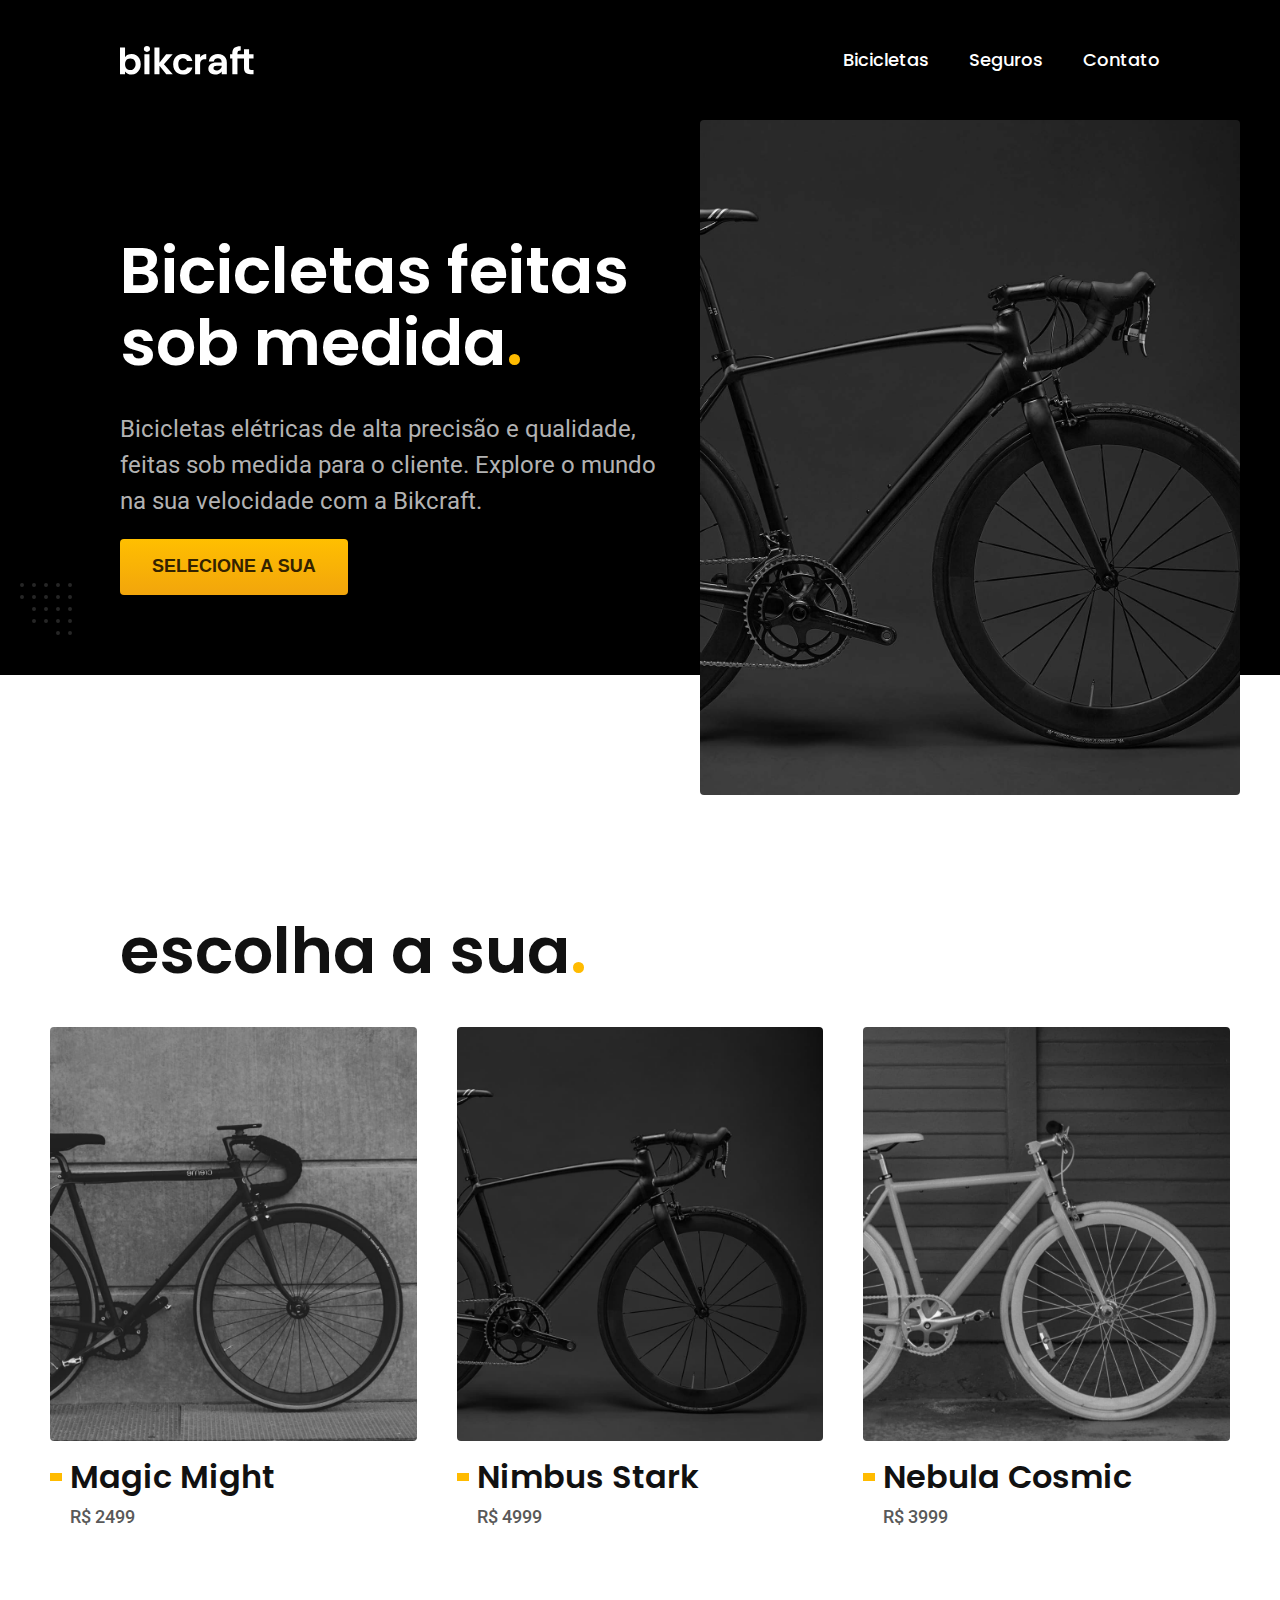
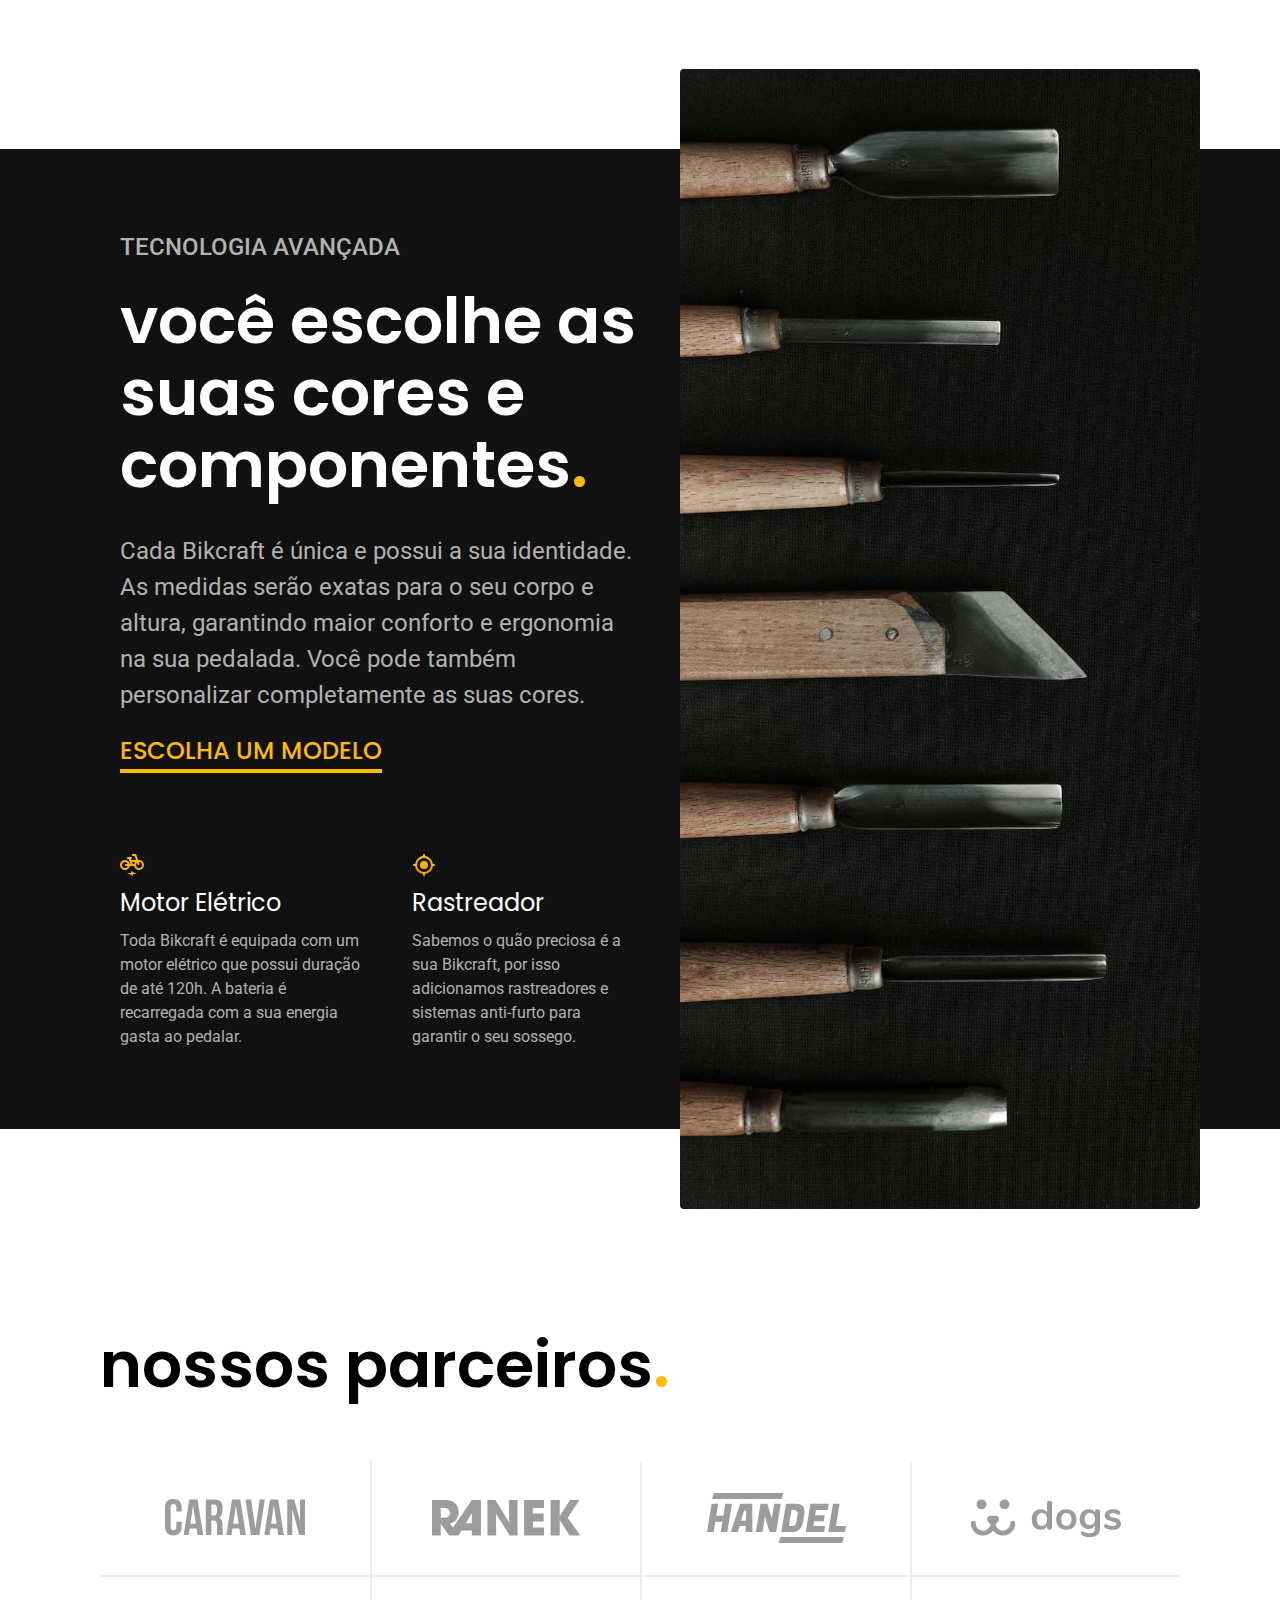
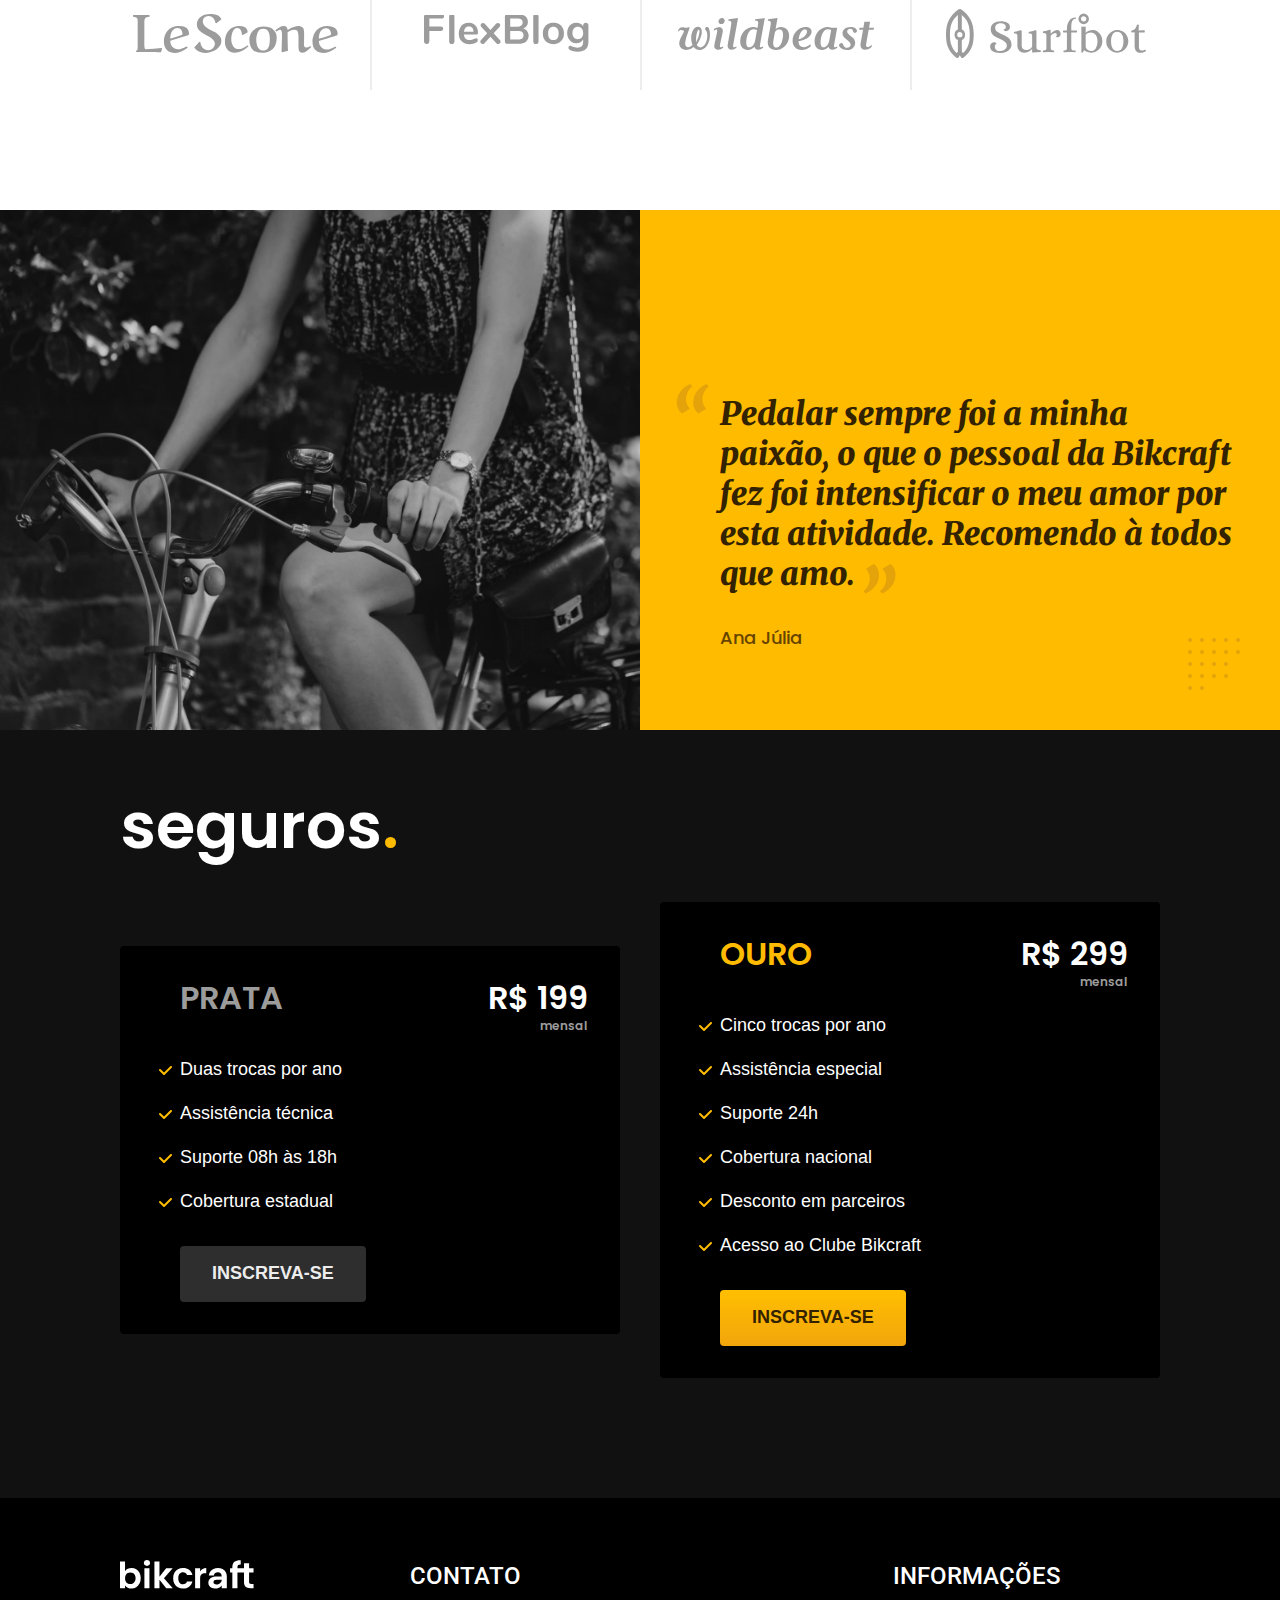
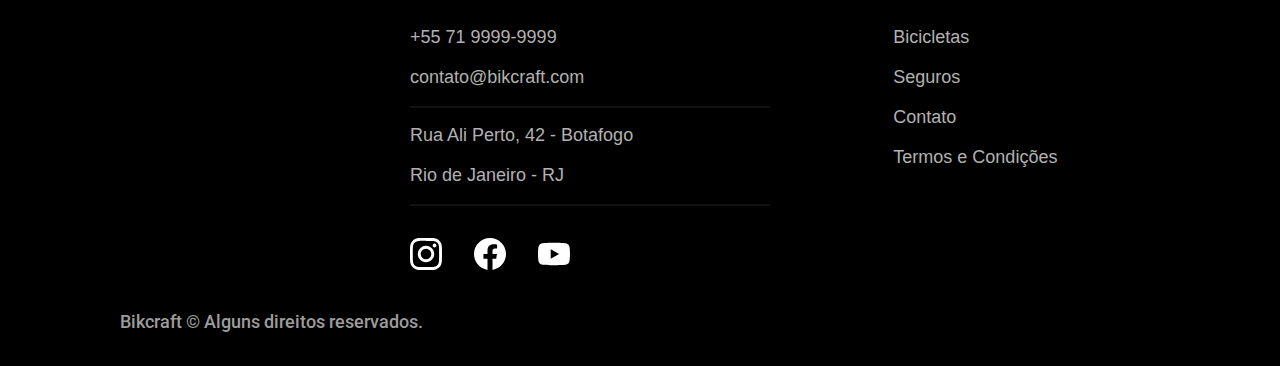
<file: index.html>
<!DOCTYPE html>
<html lang="pt-br">

<head>
    <meta charset="UTF-8" />
    <meta name="viewport" content="width=device-width, initial-scale=1.0" />
    <meta name="description" content="Bicicletas elétricas de alta precisão e qualidade, feitas sob medida para o cliente. Explore o mundo na sua velocidade com a Bikcraft" />
    <link rel="preconnect" href="https://fonts.googleapis.com">
    <link rel="preconnect" href="https://fonts.gstatic.com" crossorigin>
    <link href="https://fonts.googleapis.com/css2?family=Merriweather:wght@400;900&family=Poppins:wght@400;500;600&family=Roboto:wght@400;500&display=swap" rel="stylesheet">
    <link rel="stylesheet" href="./css/style.css">
    <title>Bikcraft - Bicicletas Elétricas</title>
</head>

<body>
    <header class="header-bg">
        <div class="header container">
            <a href="./">
                <img src="./img/bikcraft.svg" alt="Bikcraft">
            </a>

            <nav aria-label="primaria">
                <ul class="header-menu cor-0">
                    <li><a class="font-1-m-b" href="./bicicletas.html">Bicicletas</a></li>
                    <li><a class="font-1-m-b" href="./seguros.html">Seguros</a></li>
                    <li><a class="font-1-m-b" href="./contato.html">Contato</a></li>
                </ul>
            </nav>
        </div>
    </header>

    <main class="hero-bg">
        <div class="hero container">
            <div class="hero-conteudo cor-0">
                <h1 class="font-1-xxl">Bicicletas feitas sob medida<span class="font-1-xxl cor-p1">.</span></h1>
                <p class="font-2-l cor-5">Bicicletas elétricas de alta precisão e qualidade, feitas sob medida para o cliente. Explore o mundo na sua velocidade com a Bikcraft.</p>
                <a class="botao" href="./bicicletas.html">Selecione a sua</a>
            </div>

            <div class="hero-imagem">
                <img src="./img/fotos/introducao.jpg" alt="Bicicleta elétrica preta">
            </div>
        </div>
    </main>

    <article class="bicicletas-lista container cor-11">
        <h2 class="font-1-xxl">escolha a sua<span class="cor-p1">.</span></h2>

        <ul class="bicicletas-lista-item">
            <li>
                <a href="./bicicletas/magic.html">
                    <img src="./img/bicicletas/magic-home.jpg" alt="Bicicleta Magic Might">

                    <div>
                        <h3 class="font-1-xl">Magic Might</h3>
                        <span class="font-2-m cor-8">R$ 2499</span>
                    </div>
                </a>
            </li>

            <li>
                <a href="./bicicletas/nimbus.html">
                    <img src="./img/bicicletas/nimbus-home.jpg" alt="Bicicleta Nimbus Stark">

                    <div>
                        <h3 class="font-1-xl">Nimbus Stark</h3>
                        <span class="font-2-m cor-8">R$ 4999</span>
                    </div>
                </a>
            </li>

            <li>
                <a href="./bicicletas/nebula.html">
                    <img src="./img/bicicletas/nebula-home.jpg" alt="Bicicleta Nebula Cosmic">

                    <div>
                        <h3 class="font-1-xl">Nebula Cosmic</h3>
                        <span class="font-2-m cor-8">R$ 3999</span>
                    </div>
                </a>
            </li>
        </ul>
    </article>

    <article class="tecnologia-bg">
        <div class="tecnologia container cor-5">
            <div class="tecnologia-conteudo">
                <span class="font-2-l-b">Tecnologia Avançada</span>
                <h2 class="font-1-xxl cor-0">você escolhe as suas cores e componentes<span class="cor-p1">.</span></h2>
                <p class="font-2-l">Cada Bikcraft é única e possui a sua identidade. As medidas serão exatas para o seu corpo e altura, garantindo maior conforto e ergonomia na sua pedalada. Você pode também personalizar completamente as suas cores.</p>
                <a class="link cor-p1" href="./bicicletas.html">Escolha um modelo</a>

                <div class="tecnologia-vantagens">
                    <div>
                        <img src="./img/icones/eletrica.svg" alt="">
                        <h3 class="font-1-l cor-0">Motor Elétrico</h3>
                        <p class="font-2-s">Toda Bikcraft é equipada com um motor elétrico que possui duração de até 120h. A bateria é recarregada com a sua energia gasta ao pedalar.</p>
                    </div>

                    <div>
                        <img src="./img/icones/rastreador.svg" alt="">
                        <h3 class="font-1-l cor-0">Rastreador</h3>
                        <p class="font-2-s">Sabemos o quão preciosa é a sua Bikcraft, por isso adicionamos rastreadores e sistemas anti-furto para garantir o seu sossego.</p>
                    </div>
                </div>
            </div>

            <div class="tecnologia-imagem">
                <img src="./img/fotos/tecnologia.jpg" alt="">
            </div>
        </div>
    </article>

    <section class="parceiros container" aria-label="Nossos parceiros">
        <h2 class="font-1-xxl">nossos parceiros<span class="cor-p1">.</span></h2>

        <ul>
            <li><img src="./img/parceiros/caravan.svg" alt="caravan"></li>
            <li><img src="./img/parceiros/ranek.svg" alt="renek"></li>
            <li><img src="./img/parceiros/handel.svg" alt="handel"></li>
            <li><img src="./img/parceiros/dogs.svg" alt="dogs"></li>
            <li><img src="./img/parceiros/lescone.svg" alt="lescone"></li>
            <li><img src="./img/parceiros/flexblog.svg" alt="flexblog"></li>
            <li><img src="./img/parceiros/wildbeast.svg" alt="wildbeast"></li>
            <li><img src="./img/parceiros/surfbot.svg" alt="surfbot"></li>
        </ul>
    </section>

    <section class="depoimento" aria-label="Depoimento">
        <div>
            <img src="./img/fotos/depoimento.jpg" alt="Pessoa pedalando uma bicicleta bikcraft">
        </div>

        <div class="depoimento-conteudo">
            <blockquote class="font-1-xl cor-p5">
                <p>Pedalar sempre foi a minha paixão, o que o pessoal da Bikcraft fez foi intensificar o meu amor por esta atividade. Recomendo à todos que amo.</p>
            </blockquote>
            <span class="font-1-m-b cor-p4">Ana Júlia</span>
        </div>
    </section>

    <article class="seguros-bg">
        <div class="seguros container">
            <h2 class="font-1-xxl cor-0">seguros<span class="cor-p1">.</span></h2>
            <div class="seguros-item">
                <h3 class="font-1-xl cor-6">PRATA</h3>
                <span class="font-1-xl cor-0">R$ 199 <span class="font-1-xs cor-6">mensal</span></span>
                <ul class="font-2-m cor-0">
                    <li>Duas trocas por ano</li>
                    <li>Assistência técnica</li>
                    <li>Suporte 08h às 18h</li>
                    <li>Cobertura estadual</li>
                </ul>
                <a class="botao secundario" href="./orcamento.html">INSCREVA-SE</a>
            </div>

            <div class="seguros-item">
                <h3 class="font-1-xl cor-p1">OURO</h3>
                <span class="font-1-xl cor-0">R$ 299 <span class="font-1-xs cor-6">mensal</span></span>
                <ul class="font-2-m cor-0">
                    <li>Cinco trocas por ano</li>
                    <li>Assistência especial</li>
                    <li>Suporte 24h</li>
                    <li>Cobertura nacional</li>
                    <li>Desconto em parceiros</li>
                    <li>Acesso ao Clube Bikcraft</li>
                </ul>
                <a class="botao" href="./orcamento.html">INSCREVA-SE</a>
            </div>
        </div>
    </article>

    <footer class="footer-bg">
        <div class="footer container">
            <img src="./img/bikcraft.svg" alt="Bikcraft">

            <div class="footer-contato">
                <h3 class="font-2-l-b cor-0">Contato</h3>
                <ul class="font-2-m cor-5">
                    <li><a href="tel:+557199999999">+55 71 9999-9999</a></li>
                    <li><a href="malito:contato@bikcraft.com">contato@bikcraft.com</a></li>
                    <li>Rua Ali Perto, 42 - Botafogo</li>
                    <li>Rio de Janeiro - RJ</li>
                </ul>
                <div class="footer-redes">
                    <a href="./">
                        <img src="./img/redes/instagram.svg" alt="Instagram">
                    </a>
                    <a href="./">
                        <img src="./img/redes/facebook.svg" alt="Facebook">
                    </a>
                    <a href="./">
                        <img src="./img/redes/youtube.svg" alt="Youtube">
                    </a>
                </div>
            </div>

            <div class="footer-informacoes">
                <h3 class="font-2-l-b cor-0">Informações</h3>

                <nav>
                    <ul class="font-2-m cor-5">
                        <li><a href="./bicicletas.html">Bicicletas</a></li>
                        <li><a href="./seguros.html">Seguros</a></li>
                        <li><a href="./contato.html">Contato</a></li>
                        <li><a href="./termos.html">Termos e Condições</a></li>
                    </ul>
                </nav>
            </div>
            <p class="footer-copy font-2-m cor-6">Bikcraft © Alguns direitos reservados.</p>
        </div>
    </footer>

    <script src="./js/script.js"></script>
</body>

</html>
</file>
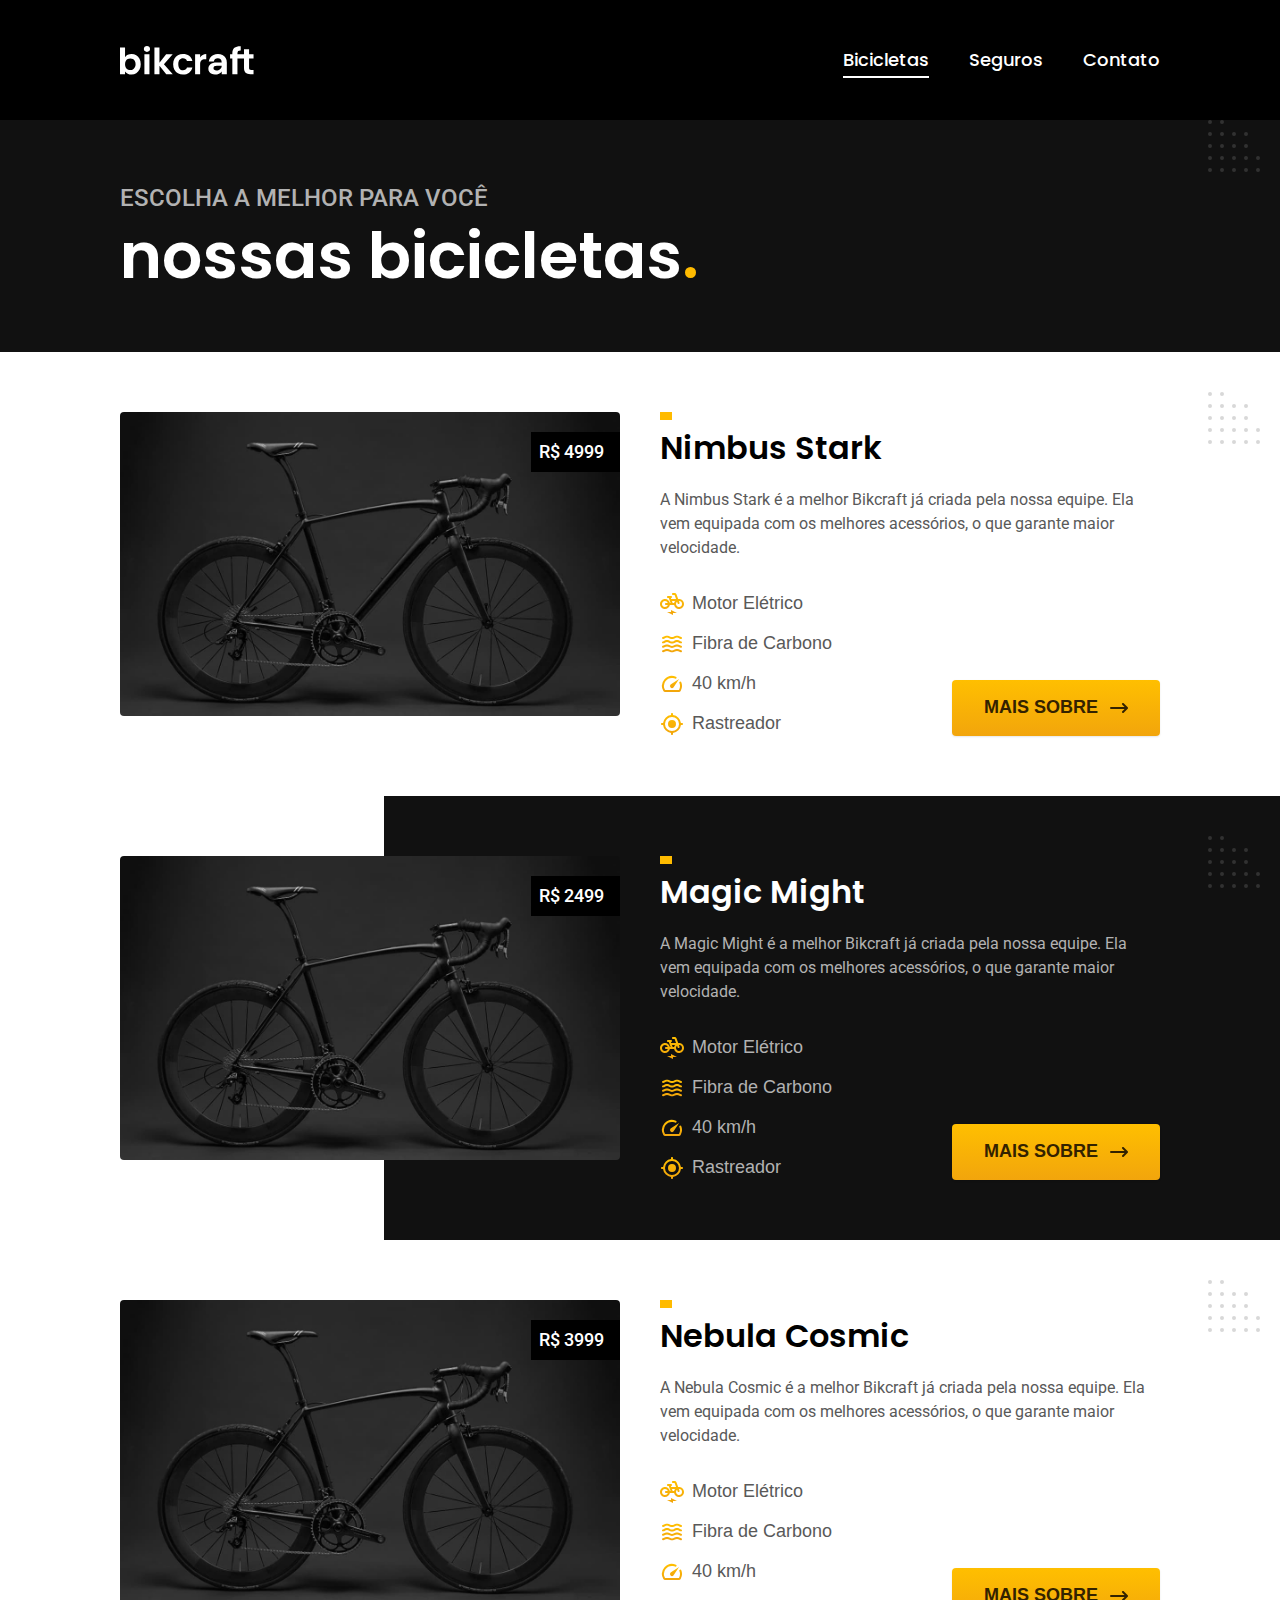
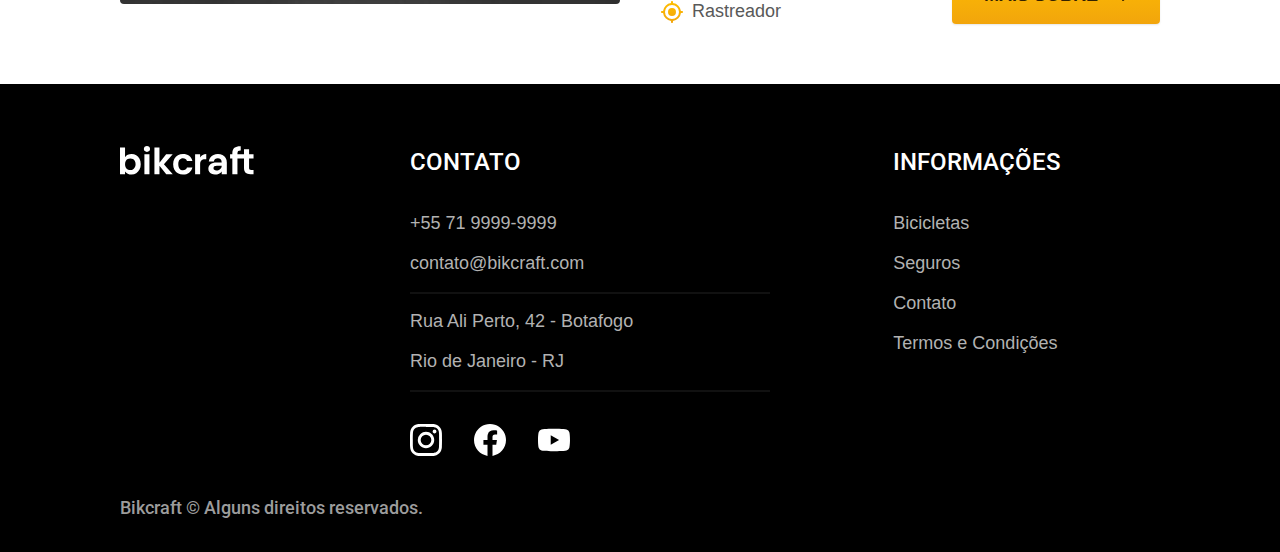
<file: bicicletas.html>
<!DOCTYPE html>
<html lang="pt-br">

<head>
    <meta charset="UTF-8" />
    <meta name="viewport" content="width=device-width, initial-scale=1.0" />
    <meta name="description" content="Bicicletas elétricas de alta precisão e qualidade, feitas sob medida para o cliente. Explore o mundo na sua velocidade com a Bikcraft" />
    <link rel="preconnect" href="https://fonts.googleapis.com">
    <link rel="preconnect" href="https://fonts.gstatic.com" crossorigin>
    <link href="https://fonts.googleapis.com/css2?family=Merriweather:wght@400;900&family=Poppins:wght@400;500;600&family=Roboto:wght@400;500&display=swap" rel="stylesheet">
    <link rel="stylesheet" href="./css/style.css">
    <title>Bicicletas | Bikcraft</title>
</head>

<body id="bicicletas">
    <header class="header-bg">
        <div class="header container">
            <a href="./">
                <img src="./img/bikcraft.svg" alt="Bikcraft">
            </a>

            <nav aria-label="primaria">
                <ul class="header-menu cor-0">
                    <li><a class="font-1-m-b" href="./bicicletas.html">Bicicletas</a></li>
                    <li><a class="font-1-m-b" href="./seguros.html">Seguros</a></li>
                    <li><a class="font-1-m-b" href="./contato.html">Contato</a></li>
                </ul>
            </nav>
        </div>
    </header>

    <main>
        <div class="titulo-bg">
            <div class="titulo container">
                <p class="font-2-l-b cor-5">Escolha a melhor para você</p>
                <h1 class="font-1-xxl cor-0">nossas bicicletas<span class="cor-p1">.</span></h1>
            </div>
        </div>


        <div class="bicicletas container">
            <div class="bicicletas-imagem">
                <img src="./img/bicicletas/nimbus.jpg" alt="Bicicleta preta">
                <span class="font-2-m cor-0">R$ 4999</span>
            </div>

            <div class="bicicletas-conteudo">
                <h2 class="font-1-xl">Nimbus Stark</h2>

                <p class="font-2-s cor-8">A Nimbus Stark é a melhor Bikcraft já criada pela nossa equipe. Ela vem equipada com os melhores acessórios, o que garante maior velocidade.</p>

                <ul class="font-1-m cor-8">
                    <li>
                        <img src="./img/icones/eletrica.svg" alt="">
                        Motor Elétrico
                    </li>
                    <li>
                        <img src="./img/icones/carbono.svg" alt="">
                        Fibra de Carbono
                    </li>
                    <li>
                        <img src="./img/icones/velocidade.svg" alt="">
                        40 km/h
                    </li>
                    <li>
                        <img src="./img/icones/rastreador.svg" alt="">
                        Rastreador
                    </li>
                </ul>

                <a class="botao seta" href="./bicicletas/nimbus.html">MAIS SOBRE</a>
            </div>
        </div>


        <div class="bicicletas-bg">
            <div class="bicicletas container">
                <div class="bicicletas-imagem">
                    <img src="./img/bicicletas/nimbus.jpg" alt="Bicicleta preta">
                    <span class="font-2-m cor-0">R$ 2499</span>
                </div>

                <div class="bicicletas-conteudo">
                    <h2 class="font-1-xl cor-0">Magic Might</h2>

                    <p class="font-2-s cor-5">A Magic Might é a melhor Bikcraft já criada pela nossa equipe. Ela vem equipada com os melhores acessórios, o que garante maior velocidade.</p>

                    <ul class="font-1-m cor-5">
                        <li>
                            <img src="./img/icones/eletrica.svg" alt="">
                            Motor Elétrico
                        </li>
                        <li>
                            <img src="./img/icones/carbono.svg" alt="">
                            Fibra de Carbono
                        </li>
                        <li>
                            <img src="./img/icones/velocidade.svg" alt="">
                            40 km/h
                        </li>
                        <li>
                            <img src="./img/icones/rastreador.svg" alt="">
                            Rastreador
                        </li>
                    </ul>

                    <a class="botao seta" href="./bicicletas/magic.html">MAIS SOBRE</a>
                </div>
            </div>
        </div>


        <div class="bicicletas container">
            <div class="bicicletas-imagem">
                <img src="./img/bicicletas/nimbus.jpg" alt="Bicicleta preta">
                <span class="font-2-m cor-0">R$ 3999</span>
            </div>

            <div class="bicicletas-conteudo">
                <h2 class="font-1-xl">Nebula Cosmic</h2>

                <p class="font-2-s cor-8">A Nebula Cosmic é a melhor Bikcraft já criada pela nossa equipe. Ela vem equipada com os melhores acessórios, o que garante maior velocidade.</p>

                <ul class="font-1-m cor-8">
                    <li>
                        <img src="./img/icones/eletrica.svg" alt="">
                        Motor Elétrico
                    </li>
                    <li>
                        <img src="./img/icones/carbono.svg" alt="">
                        Fibra de Carbono
                    </li>
                    <li>
                        <img src="./img/icones/velocidade.svg" alt="">
                        40 km/h
                    </li>
                    <li>
                        <img src="./img/icones/rastreador.svg" alt="">
                        Rastreador
                    </li>
                </ul>

                <a class="botao seta" href="./bicicletas/nebula.html">MAIS SOBRE</a>
            </div>
        </div>
    </main>

    <footer class="footer-bg">
        <div class="footer container">
            <img src="./img/bikcraft.svg" alt="Bikcraft">

            <div class="footer-contato">
                <h3 class="font-2-l-b cor-0">Contato</h3>
                <ul class="font-2-m cor-5">
                    <li><a href="tel:+557199999999">+55 71 9999-9999</a></li>
                    <li><a href="malito:contato@bikcraft.com">contato@bikcraft.com</a></li>
                    <li>Rua Ali Perto, 42 - Botafogo</li>
                    <li>Rio de Janeiro - RJ</li>
                </ul>
                <div class="footer-redes">
                    <a href="./">
                        <img src="./img/redes/instagram.svg" alt="Instagram">
                    </a>
                    <a href="./">
                        <img src="./img/redes/facebook.svg" alt="Facebook">
                    </a>
                    <a href="./">
                        <img src="./img/redes/youtube.svg" alt="Youtube">
                    </a>
                </div>
            </div>

            <div class="footer-informacoes">
                <h3 class="font-2-l-b cor-0">Informações</h3>

                <nav>
                    <ul class="font-2-m cor-5">
                        <li><a href="./bicicletas.html">Bicicletas</a></li>
                        <li><a href="./seguros.html">Seguros</a></li>
                        <li><a href="./contato.html">Contato</a></li>
                        <li><a href="./termos.html">Termos e Condições</a></li>
                    </ul>
                </nav>
            </div>
            <p class="footer-copy font-2-m cor-6">Bikcraft © Alguns direitos reservados.</p>
        </div>
    </footer>

    <script src="./js/script.js"></script>
</body>

</html>
</file>
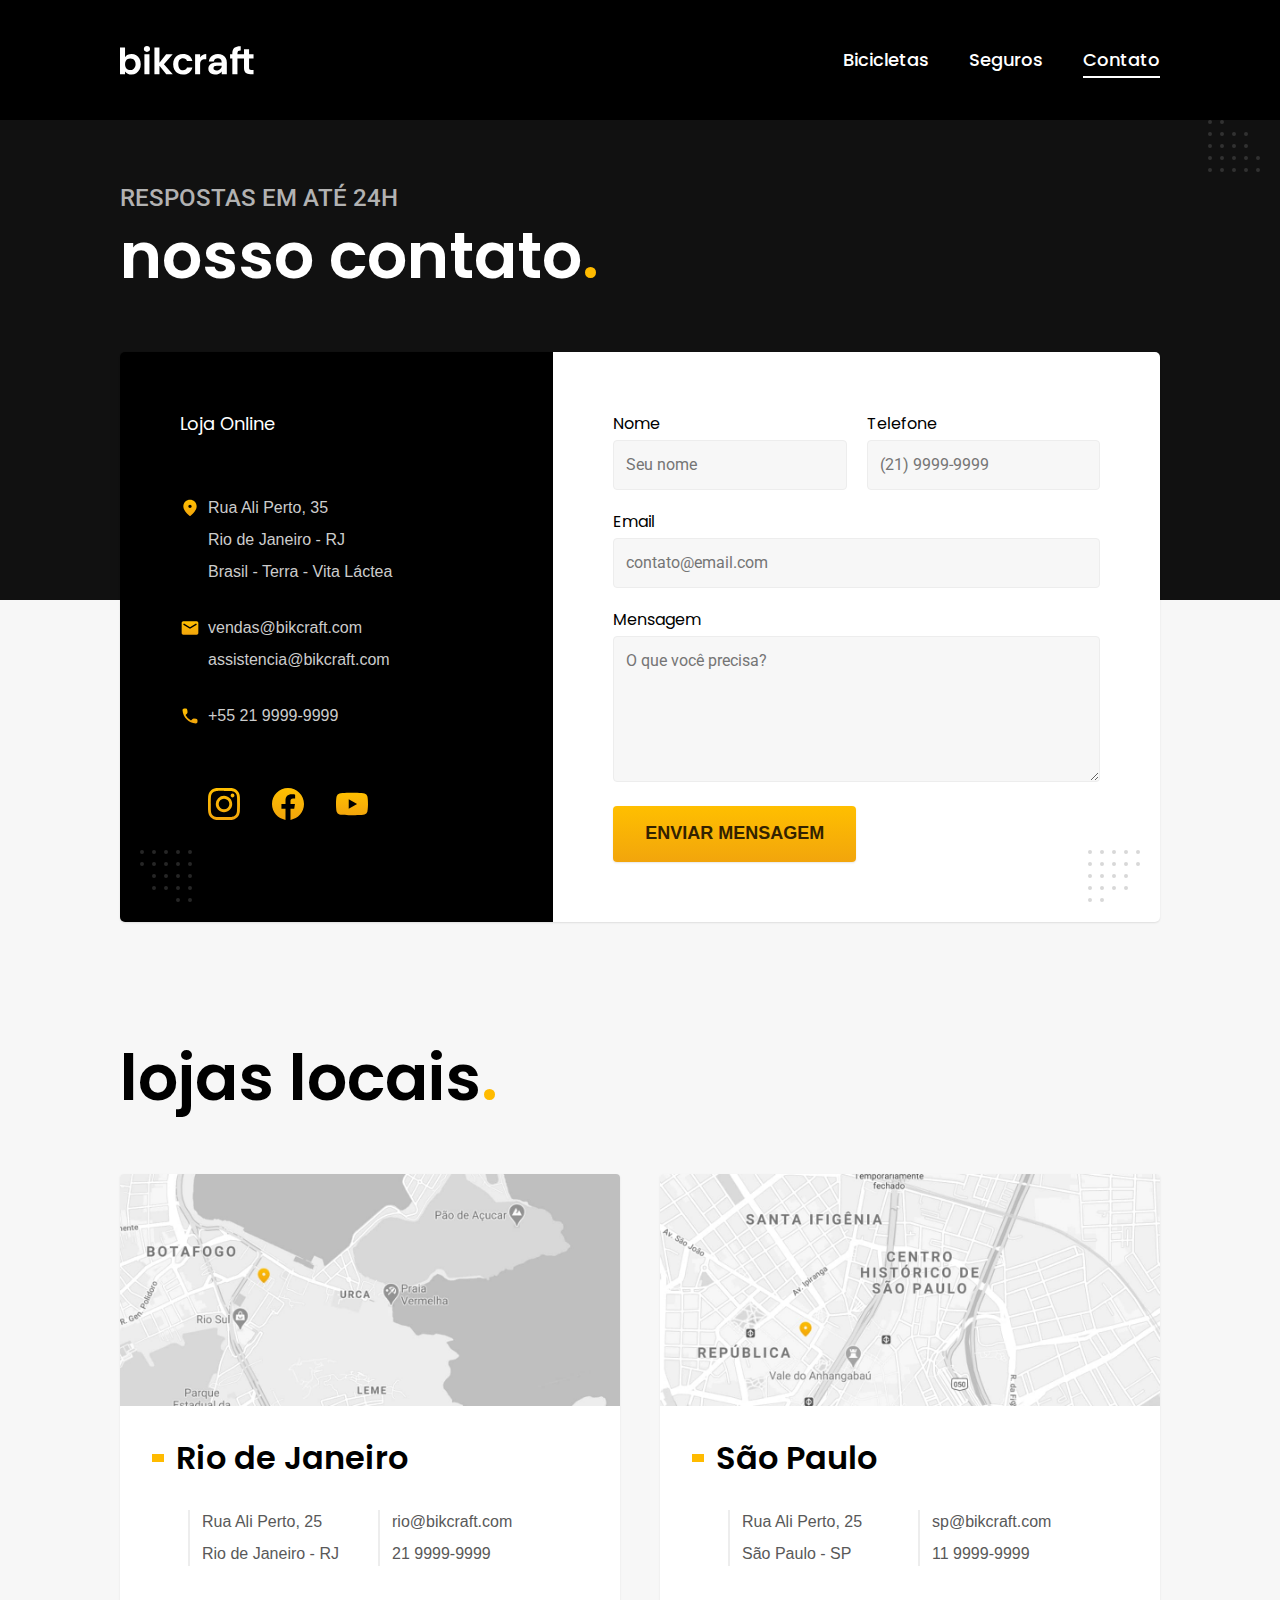
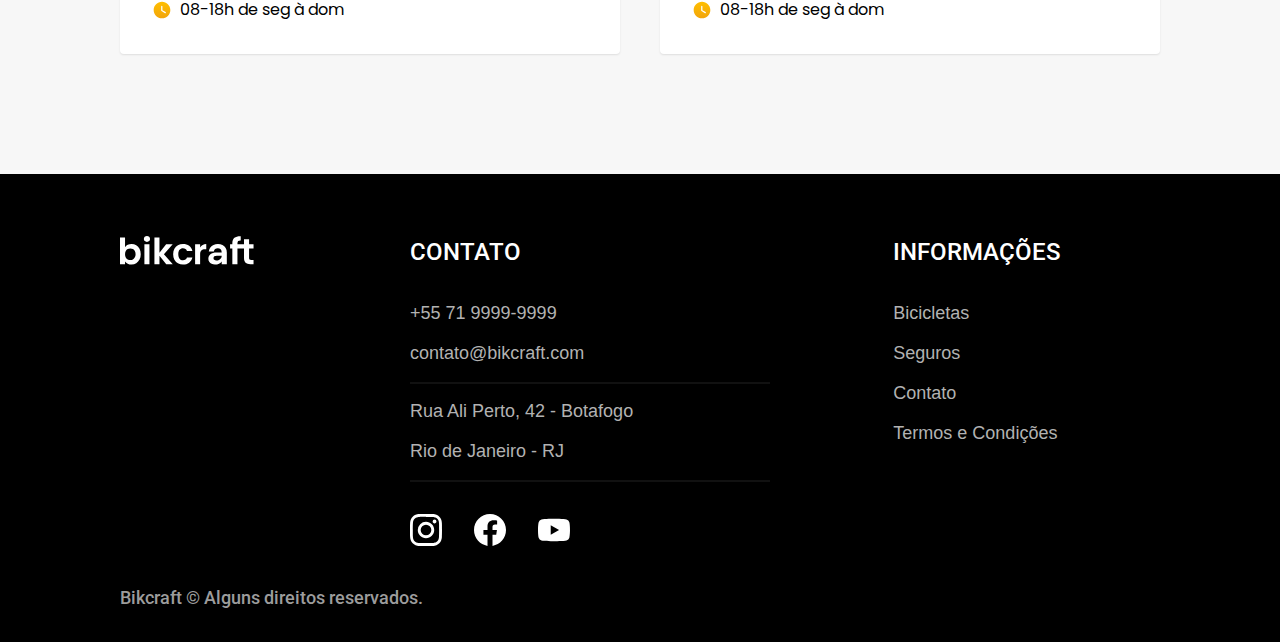
<file: contato.html>
<!DOCTYPE html>
<html lang="pt-br">

<head>
    <meta charset="UTF-8" />
    <meta name="viewport" content="width=device-width, initial-scale=1.0" />
    <meta name="description" content="Bicicletas elétricas de alta precisão e qualidade, feitas sob medida para o cliente. Explore o mundo na sua velocidade com a Bikcraft" />
    <link rel="preconnect" href="https://fonts.googleapis.com">
    <link rel="preconnect" href="https://fonts.gstatic.com" crossorigin>
    <link href="https://fonts.googleapis.com/css2?family=Merriweather:wght@400;900&family=Poppins:wght@400;500;600&family=Roboto:wght@400;500&display=swap" rel="stylesheet">
    <link rel="stylesheet" href="./css/style.css">
    <title>Contato | Bikcraft</title>
</head>

<body id="contato">
    <header class="header-bg">
        <div class="header container">
            <a href="./">
                <img src="./img/bikcraft.svg" alt="Bikcraft">
            </a>

            <nav aria-label="primaria">
                <ul class="header-menu cor-0">
                    <li><a class="font-1-m-b" href="./bicicletas.html">Bicicletas</a></li>
                    <li><a class="font-1-m-b" href="./seguros.html">Seguros</a></li>
                    <li><a class="font-1-m-b" href="./contato.html">Contato</a></li>
                </ul>
            </nav>
        </div>
    </header>

    <main>
        <div class="titulo-bg">
            <div class="titulo container">
                <p class="font-2-l-b cor-5">respostas em até 24h</p>
                <h1 class="font-1-xxl cor-0">nosso contato<span class="cor-p1">.</span></h1>
            </div>
        </div>

        <div class="contato container">
            <section class="contato-dados" aria-label="Endereço">
                <h2 class="font-1-m cor-0">Loja Online</h2>
                <div class="contato-endereco font-2-s cor-4">
                    <p>Rua Ali Perto, 35</p>
                    <p>Rio de Janeiro - RJ</p>
                    <p>Brasil - Terra - Vita Láctea</p>
                </div>
                <address class="contato-meios font-2-s cor-4">
                    <a href="mailto:contato@bikcraft.com">vendas@bikcraft.com</a>
                    <a href="mailto:assistencia@bikcraft.com">assistencia@bikcraft.com</a>
                    <a href="tel:+557199999999999">+55 21 9999-9999</a>
                </address>

                <div class="contato-redes">
                    <a href="./">
                        <img src="./img/redes/instagram-p.svg" alt="Instagram">
                    </a>
                    <a href="./">
                        <img src="./img/redes/facebook-p.svg" alt="Facebook">
                    </a>
                    <a href="./">
                        <img src="./img/redes/youtube-p.svg" alt="Youtube">
                    </a>
                </div>
            </section>

            <section class="contato-formulario" aria-label="Formulário">
                <form class="form" action="./contato.html">
                    <div>
                        <label for="nome">Nome</label>
                        <input type="text" id="nome" name="nome" placeholder="Seu nome">
                    </div>
                    <div>
                        <label for="telefone">Telefone</label>
                        <input type="text" id="telefone" name="telefone" placeholder="(21) 9999-9999">
                    </div>
                    <div class="col-2">
                        <label for="email">Email</label>
                        <input type="email" id="email" name="email" placeholder="contato@email.com">
                    </div>
                    <div class="col-2">
                        <label for="mensagem">Mensagem</label>
                        <textarea rows="5" id="mensagem" name="mensagem" placeholder="O que você precisa?"></textarea>
                    </div>
                    <button class="botao col-2">ENVIAR MENSAGEM</button>
                </form>
            </section>
        </div>
    </main>

    <article class="lojas container">
        <h2 class="font-1-xxl">lojas locais<span class="cor-p1">.</span></h2>
        <div class="lojas-item">
            <img src="./img/lojas/rj.jpg" alt="mapa marcando o endereço em Rua Ali Perto, 25 - Rio de Janeiro - RJ">
            <div class="lojas-conteudo">
                <h3 class="font-1-xl">Rio de Janeiro</h3>
                <div class="lojas-dados font-2-s cor-8">
                    <p>Rua Ali Perto, 25</p>
                    <p>Rio de Janeiro - RJ</p>
                </div>
                <div class="lojas-dados font-2-s cor-8">
                    <a href="mailto:rj@bikcraft.com">rio@bikcraft.com</a>
                    <a href="tel:+5521999999999">21 9999-9999</a>
                </div>
                <p class="lojas-tempo font-1-s"><img src="./img/icones/horario.svg" alt="">08-18h de seg à dom</p>
            </div>
        </div>

        <div class="lojas-item">
            <img src="./img/lojas/sp.jpg" alt="mapa marcando o endereço em Rua Ali Perto, 25 - São Paulo - SP">
            <div class="lojas-conteudo">
                <h3 class="font-1-xl">São Paulo</h3>
                <div class="lojas-dados font-2-s cor-8">
                    <p>Rua Ali Perto, 25</p>
                    <p>São Paulo - SP</p>
                </div>
                <div class="lojas-dados font-2-s cor-8">
                    <a href="mailto:sp@bikcraft.com">sp@bikcraft.com</a>
                    <a href="tel:+5511999999999">11 9999-9999</a>
                </div>
                <p class="lojas-tempo font-1-s"><img src="./img/icones/horario.svg" alt="">08-18h de seg à dom</p>
            </div>
        </div>
    </article>

    <footer class="footer-bg">
        <div class="footer container">
            <img src="./img/bikcraft.svg" alt="Bikcraft">

            <div class="footer-contato">
                <h3 class="font-2-l-b cor-0">Contato</h3>
                <ul class="font-2-m cor-5">
                    <li><a href="tel:+557199999999">+55 71 9999-9999</a></li>
                    <li><a href="malito:contato@bikcraft.com">contato@bikcraft.com</a></li>
                    <li>Rua Ali Perto, 42 - Botafogo</li>
                    <li>Rio de Janeiro - RJ</li>
                </ul>
                <div class="footer-redes">
                    <a href="./">
                        <img src="./img/redes/instagram.svg" alt="Instagram">
                    </a>
                    <a href="./">
                        <img src="./img/redes/facebook.svg" alt="Facebook">
                    </a>
                    <a href="./">
                        <img src="./img/redes/youtube.svg" alt="Youtube">
                    </a>
                </div>
            </div>

            <div class="footer-informacoes">
                <h3 class="font-2-l-b cor-0">Informações</h3>

                <nav>
                    <ul class="font-2-m cor-5">
                        <li><a href="./bicicletas.html">Bicicletas</a></li>
                        <li><a href="./seguros.html">Seguros</a></li>
                        <li><a href="./contato.html">Contato</a></li>
                        <li><a href="./termos.html">Termos e Condições</a></li>
                    </ul>
                </nav>
            </div>
            <p class="footer-copy font-2-m cor-6">Bikcraft © Alguns direitos reservados.</p>
        </div>
    </footer>

    <script src="./js/script.js"></script>
</body>

</html>
</file>
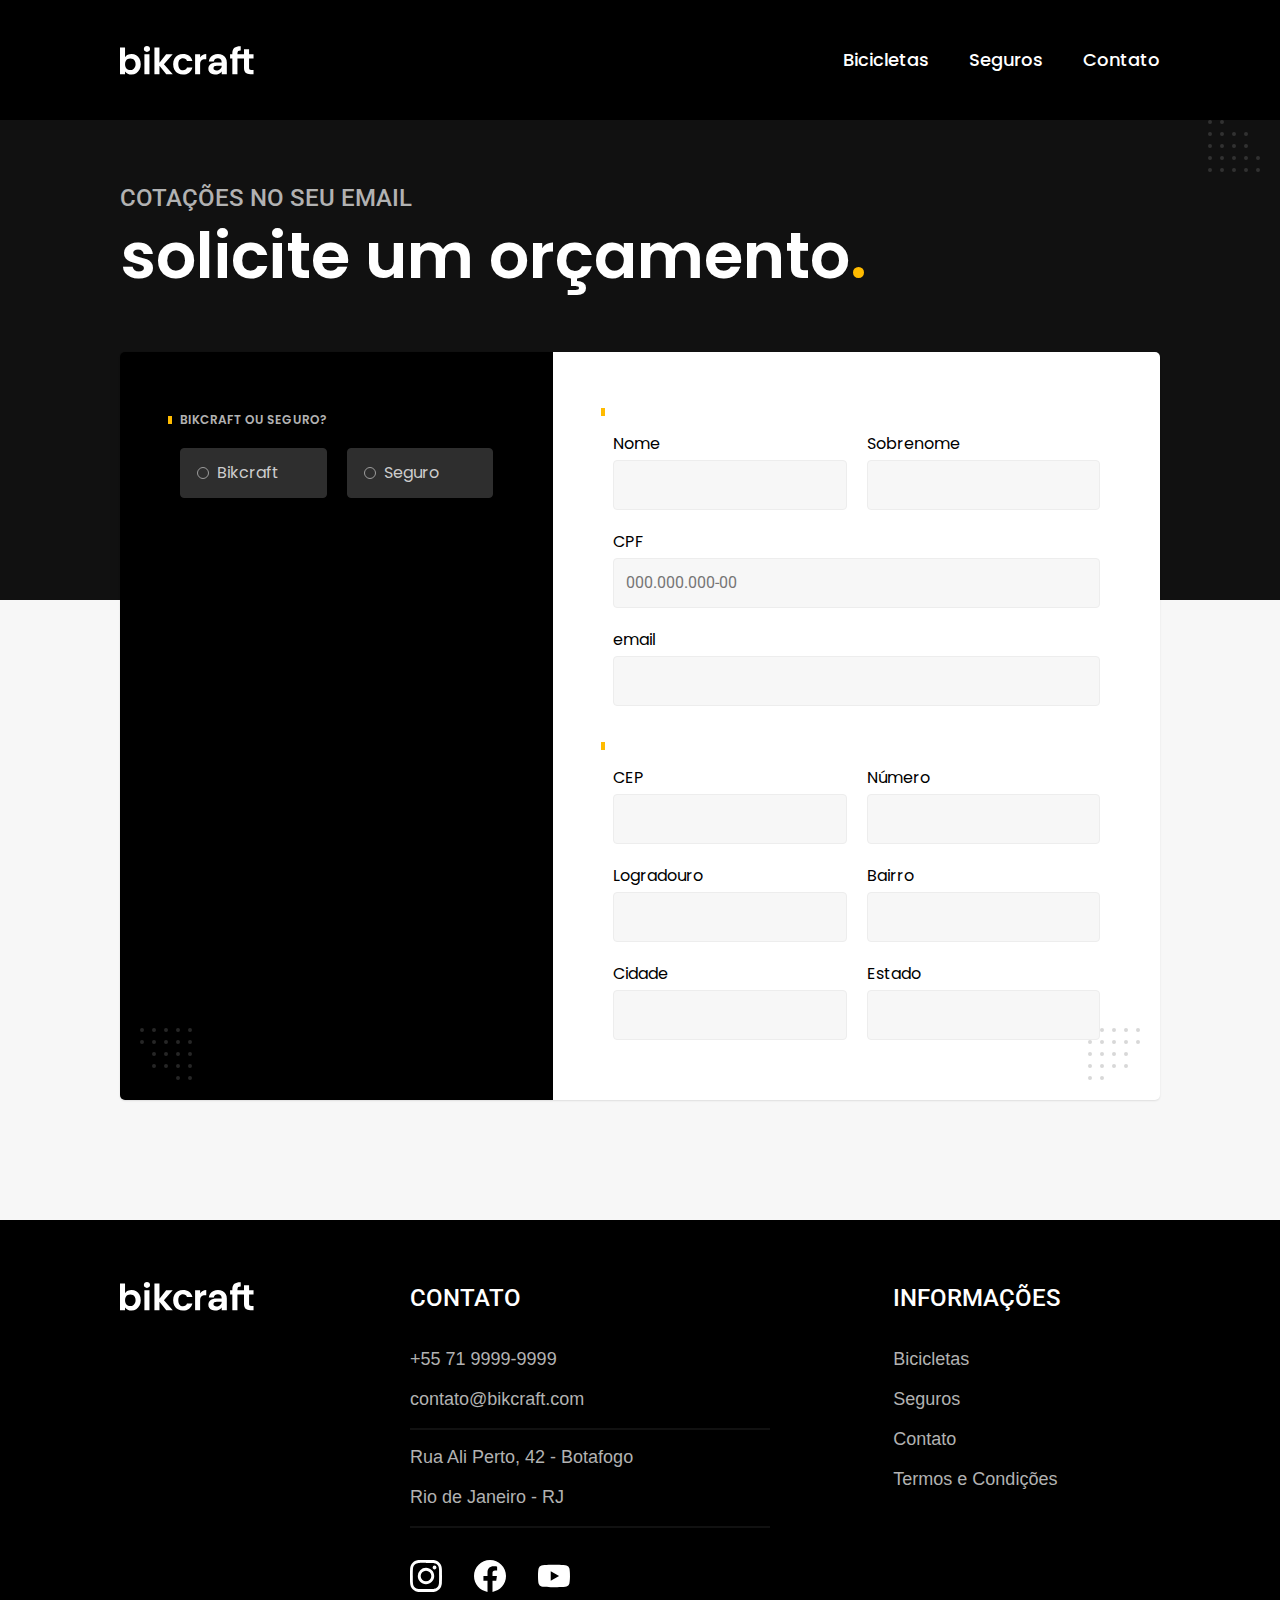
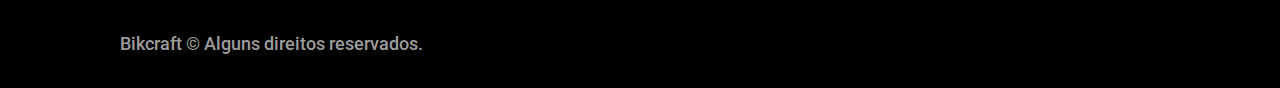
<file: orcamento.html>
<!DOCTYPE html>
<html lang="pt-br">

<head>
    <meta charset="UTF-8" />
    <meta name="viewport" content="width=device-width, initial-scale=1.0" />
    <meta name="description" content="Bicicletas elétricas de alta precisão e qualidade, feitas sob medida para o cliente. Explore o mundo na sua velocidade com a Bikcraft" />
    <link rel="preconnect" href="https://fonts.googleapis.com">
    <link rel="preconnect" href="https://fonts.gstatic.com" crossorigin>
    <link href="https://fonts.googleapis.com/css2?family=Merriweather:wght@400;900&family=Poppins:wght@400;500;600&family=Roboto:wght@400;500&display=swap" rel="stylesheet">
    <link rel="stylesheet" href="./css/style.css">
    <title>Orçamento | Bikcraft</title>
</head>

<body id="orcamento">
    <header class="header-bg">
        <div class="header container">
            <a href="./">
                <img src="./img/bikcraft.svg" alt="Bikcraft">
            </a>

            <nav aria-label="primaria">
                <ul class="header-menu cor-0">
                    <li><a class="font-1-m-b" href="./bicicletas.html">Bicicletas</a></li>
                    <li><a class="font-1-m-b" href="./seguros.html">Seguros</a></li>
                    <li><a class="font-1-m-b" href="./contato.html">Contato</a></li>
                </ul>
            </nav>
        </div>
    </header>

    <main>
        <div class="titulo-bg">
            <div class="titulo container">
                <p class="font-2-l-b cor-5">COTAÇÕES NO SEU EMAIL</p>
                <h1 class="font-1-xxl cor-0">solicite um orçamento<span class="cor-p1">.</span></h1>
            </div>
        </div>

        <form class="orcamento container" action="./">
            <div class="orcamento-produto">
                <h2 class="font-1-xs cor-5">Bikcraft ou Seguro?</h2>

                <input type="radio" name="tipo" value="bikcraft" id="bikcraft">
                <label for="bikcraft">Bikcraft</label>

                <input type="radio" name="tipo" value="seguro" id="seguro">
                <label for="seguro">Seguro</label>

                <div class="orcamento-conteudo" id="orcamento-bikcraft">
                    <h2 class="font-1-xs cor-5">Escolha a sua</h2>

                    <input type="radio" name="produto" value="nimbus" id="nimbus">
                    <label for="nimbus">Nimbus Stark <span>R$ 4999</span></label>
                    <div class="orcamento-detalhes">
                        <ul class="font-1-xs">
                            <li><img src="./img/icones/eletrica.svg" alt=""> Motoe Elétrico</li>
                            <li><img src="./img/icones/carbono.svg" alt=""> Fibra de Carbono</li>
                            <li><img src="./img/icones/velocidade.svg" alt=""> 40 km/h</li>
                            <li><img src="./img/icones/rastreador.svg" alt=""> Rastreador</li>
                        </ul>

                        <img src="./img/bicicletas/nimbus.jpg" alt="Bicicleta preta">
                    </div>

                    <input type="radio" name="produto" value="magic" id="magic">
                    <label for="magic">Magic Might <span>R$ 2499</span></label>
                    <div class="orcamento-detalhes">
                        <ul class="font-1-xs">
                            <li><img src="./img/icones/eletrica.svg" alt=""> Motoe Elétrico</li>
                            <li><img src="./img/icones/carbono.svg" alt=""> Fibra de Carbono</li>
                            <li><img src="./img/icones/velocidade.svg" alt=""> 40 km/h</li>
                            <li><img src="./img/icones/rastreador.svg" alt=""> Rastreador</li>
                        </ul>

                        <img src="./img/bicicletas/magic.jpg" alt="Bicicleta preta">
                    </div>

                    <input type="radio" name="produto" value="nebula" id="nebula">
                    <label for="nebula">Nebula Cosmic <span>R$ 3999</span></label>
                    <div class="orcamento-detalhes">
                        <ul class="font-1-xs">
                            <li><img src="./img/icones/eletrica.svg" alt=""> Motoe Elétrico</li>
                            <li><img src="./img/icones/carbono.svg" alt=""> Fibra de Carbono</li>
                            <li><img src="./img/icones/velocidade.svg" alt=""> 40 km/h</li>
                            <li><img src="./img/icones/rastreador.svg" alt=""> Rastreador</li>
                        </ul>

                        <img src="./img/bicicletas/nebula.jpg" alt="Bicicleta branca">
                    </div>
                </div>

                <div class="orcamento-conteudo" id="orcamento-seguro">
                    <h2 class="font-1-xs cor-5">Escolha o plano</h2>

                    <input type="radio" name="produto" value="prata" id="prata">
                    <label for="prata">Prata <span>R$ 199</span></label>

                    <input type="radio" name="produto" value="ouro" id="ouro">
                    <label for="ouro">Ouro <span>R$ 299</span></label>
                </div>
            </div>

            <div class="orcamento-dados form">
                <h2 class="font-1-xs cor-9 col-2"></h2>
                <div>
                    <label for="nome">Nome</label>
                    <input type="text" id="nome" name="nome">
                </div>
                <div>
                    <label for="sobrenome">Sobrenome</label>
                    <input type="text" id="sobrenome" name="sobrenome">
                </div>
                <div class="col-2">
                    <label for="cpf">CPF</label>
                    <input type="text" id="cpf" name="cpf" placeholder="000.000.000-00">
                </div>
                <div class="col-2">
                    <label for="email">email</label>
                    <input type="email" id="email" name="email">
                </div>

                <h2 class="font-1-xs cor-9 col-2"></h2>

                <div>
                    <label for="cep">CEP</label>
                    <input type="text" id="cep" name="cep">
                </div>
                <div>
                    <label for="numero">Número</label>
                    <input type="text" id="numero" name="numero">
                </div>
                <div>
                    <label for="logradouro">Logradouro</label>
                    <input type="text" id="logradouro" name="logradouro">
                </div>
                <div>
                    <label for="bairro">Bairro</label>
                    <input type="text" id="bairro" name="bairro">
                </div>
                <div>
                    <label for="cidade">Cidade</label>
                    <input type="text" id="cidade" name="bairro">
                </div>
                <div>
                    <label for="estado">Estado</label>
                    <input type="text" id="estado" name="estado">
                </div>
            </div>
        </form>
    </main>

    <footer class="footer-bg">
        <div class="footer container">
            <img src="./img/bikcraft.svg" alt="Bikcraft">

            <div class="footer-contato">
                <h3 class="font-2-l-b cor-0">Contato</h3>
                <ul class="font-2-m cor-5">
                    <li><a href="tel:+557199999999">+55 71 9999-9999</a></li>
                    <li><a href="malito:contato@bikcraft.com">contato@bikcraft.com</a></li>
                    <li>Rua Ali Perto, 42 - Botafogo</li>
                    <li>Rio de Janeiro - RJ</li>
                </ul>
                <div class="footer-redes">
                    <a href="./">
                        <img src="./img/redes/instagram.svg" alt="Instagram">
                    </a>
                    <a href="./">
                        <img src="./img/redes/facebook.svg" alt="Facebook">
                    </a>
                    <a href="./">
                        <img src="./img/redes/youtube.svg" alt="Youtube">
                    </a>
                </div>
            </div>

            <div class="footer-informacoes">
                <h3 class="font-2-l-b cor-0">Informações</h3>

                <nav>
                    <ul class="font-2-m cor-5">
                        <li><a href="./bicicletas.html">Bicicletas</a></li>
                        <li><a href="./seguros.html">Seguros</a></li>
                        <li><a href="./contato.html">Contato</a></li>
                        <li><a href="./termos.html">Termos e Condições</a></li>
                    </ul>
                </nav>
            </div>
            <p class="footer-copy font-2-m cor-6">Bikcraft © Alguns direitos reservados.</p>
        </div>
    </footer>

    <script src="./js/script.js"></script>
</body>

</html>
</file>
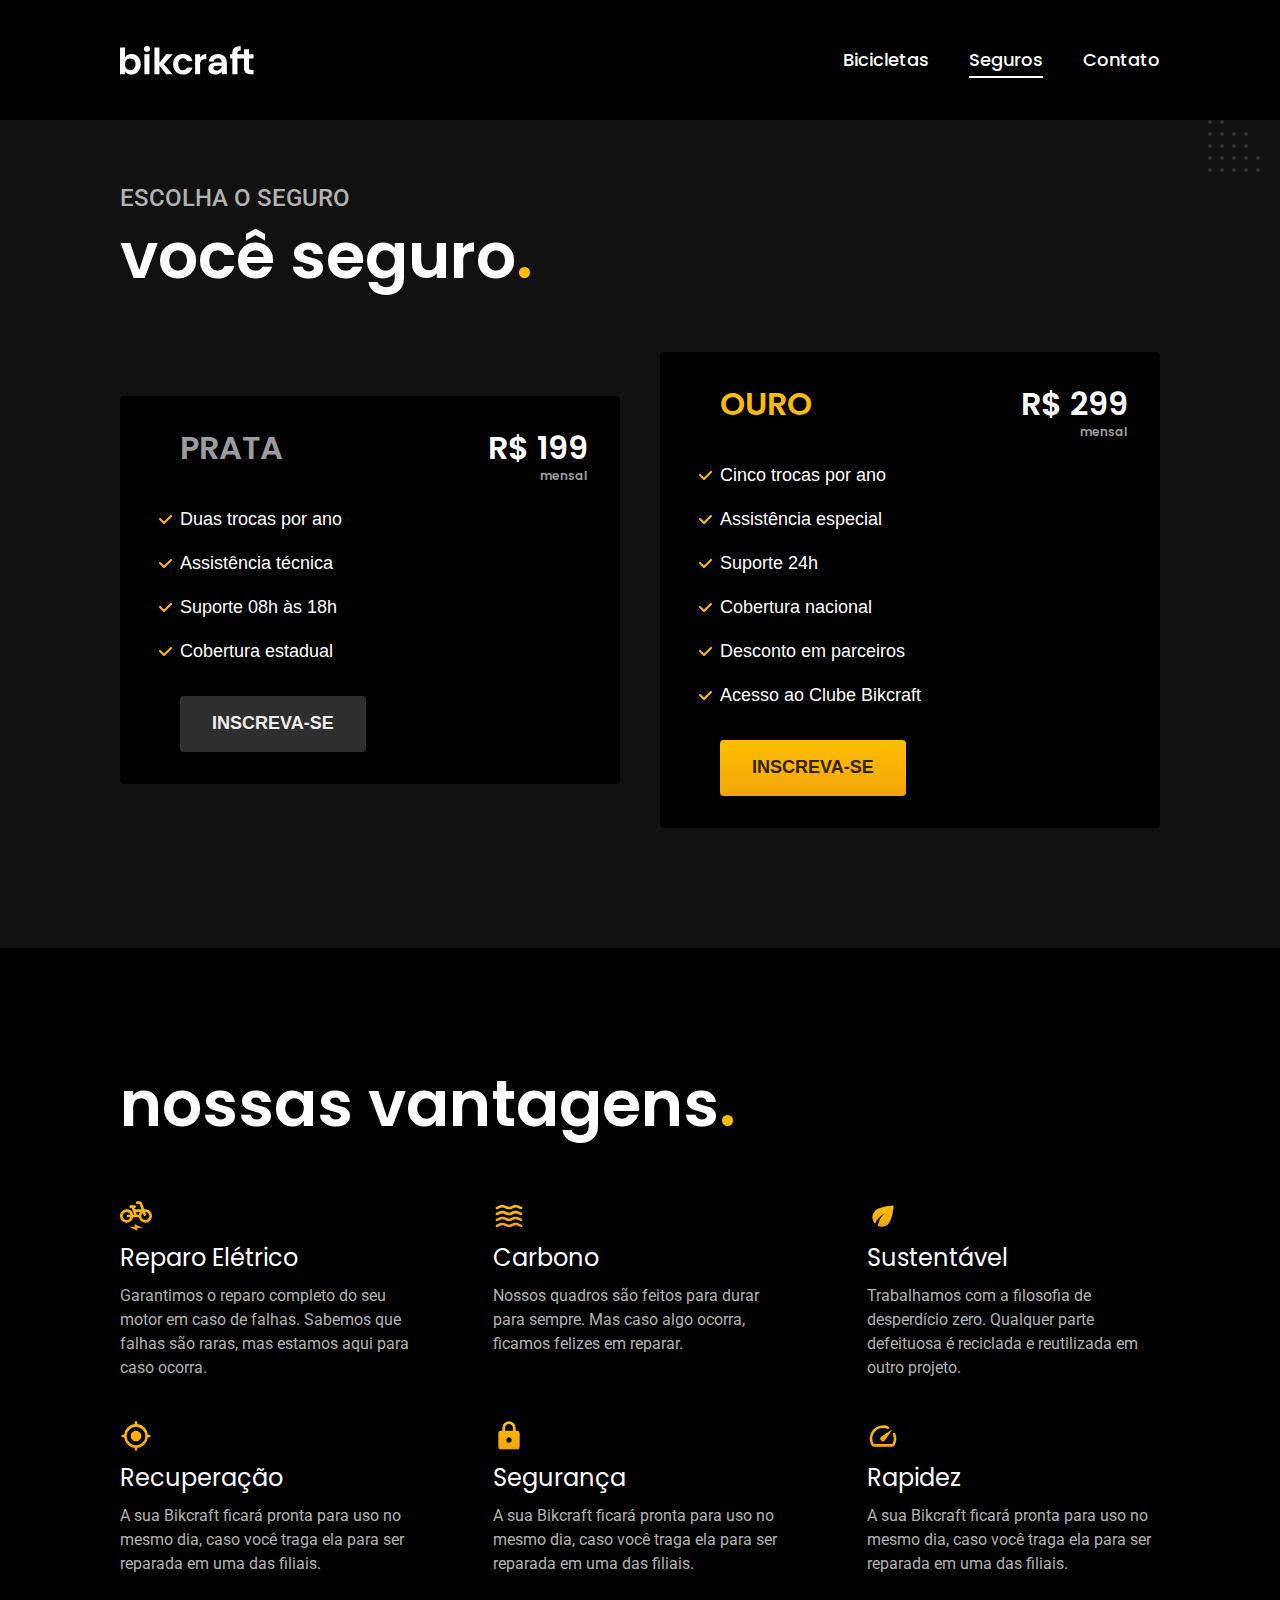
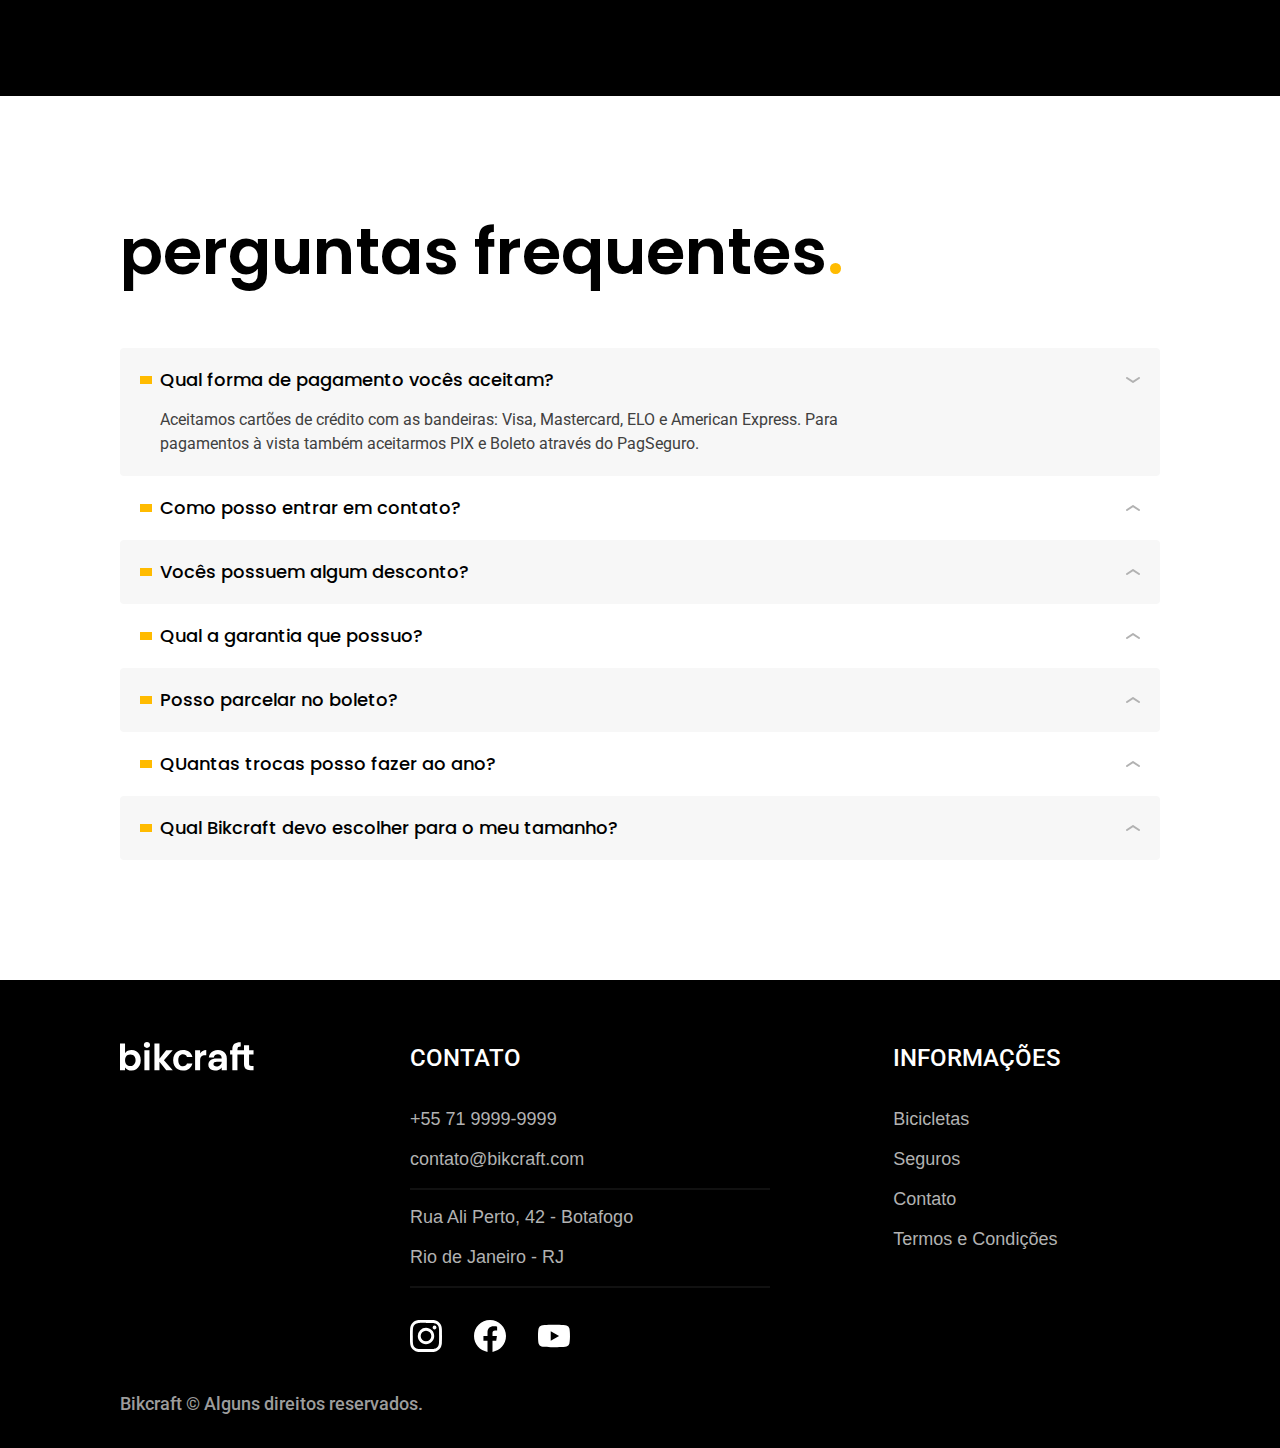
<file: seguros.html>
<!DOCTYPE html>
<html lang="pt-br">

<head>
    <meta charset="UTF-8" />
    <meta name="viewport" content="width=device-width, initial-scale=1.0" />
    <meta name="description" content="Bicicletas elétricas de alta precisão e qualidade, feitas sob medida para o cliente. Explore o mundo na sua velocidade com a Bikcraft" />
    <link rel="preconnect" href="https://fonts.googleapis.com">
    <link rel="preconnect" href="https://fonts.gstatic.com" crossorigin>
    <link href="https://fonts.googleapis.com/css2?family=Merriweather:wght@400;900&family=Poppins:wght@400;500;600&family=Roboto:wght@400;500&display=swap" rel="stylesheet">
    <link rel="stylesheet" href="./css/style.css">
    <title>Seguros | Bikcraft</title>
</head>

<body id="seguros">
    <header class="header-bg">
        <div class="header container">
            <a href="./">
                <img src="./img/bikcraft.svg" alt="Bikcraft">
            </a>

            <nav aria-label="primaria">
                <ul class="header-menu cor-0">
                    <li><a class="font-1-m-b" href="./bicicletas.html">Bicicletas</a></li>
                    <li><a class="font-1-m-b" href="./seguros.html">Seguros</a></li>
                    <li><a class="font-1-m-b" href="./contato.html">Contato</a></li>
                </ul>
            </nav>
        </div>
    </header>

    <main class="seguros-bg">
        <div class="titulo-bg">
            <div class="titulo container">
                <p class="font-2-l-b cor-5">escolha o seguro</p>
                <h1 class="font-1-xxl cor-0">você seguro<span class="cor-p1">.</span></h1>
            </div>
        </div>


        <div class="seguros container">
            <div class="seguros-item">
                <h3 class="font-1-xl cor-6">PRATA</h3>
                <span class="font-1-xl cor-0">R$ 199 <span class="font-1-xs cor-6">mensal</span></span>
                <ul class="font-2-m cor-0">
                    <li>Duas trocas por ano</li>
                    <li>Assistência técnica</li>
                    <li>Suporte 08h às 18h</li>
                    <li>Cobertura estadual</li>
                </ul>
                <a class="botao secundario" href="./orcamento.html?tipo=seguro&produto=prata">INSCREVA-SE</a>
            </div>

            <div class="seguros-item">
                <h3 class="font-1-xl cor-p1">OURO</h3>
                <span class="font-1-xl cor-0">R$ 299 <span class="font-1-xs cor-6">mensal</span></span>
                <ul class="font-2-m cor-0">
                    <li>Cinco trocas por ano</li>
                    <li>Assistência especial</li>
                    <li>Suporte 24h</li>
                    <li>Cobertura nacional</li>
                    <li>Desconto em parceiros</li>
                    <li>Acesso ao Clube Bikcraft</li>
                </ul>
                <a class="botao" href="./orcamento.html?tipo=seguro&produto=ouro">INSCREVA-SE</a>
            </div>
        </div>

        <article class="vantagens-bg">
            <div class="vantagens container">
                <h2 class="font-1-xxl cor-0">nossas vantagens<span class="cor-p1">.</span></h2>

                <ul>
                    <li>
                        <img src="./img/icones/eletrica.svg" alt="">
                        <h3 class="font-1-l cor-0">Reparo Elétrico</h3>
                        <p class="font-2-s cor-5">Garantimos o reparo completo do seu motor em caso de falhas. Sabemos que falhas são raras, mas estamos aqui para caso ocorra.</p>
                    </li>
                    <li>
                        <img src="./img/icones/carbono.svg" alt="">
                        <h3 class="font-1-l cor-0">Carbono</h3>
                        <p class="font-2-s cor-5">Nossos quadros são feitos para durar para sempre. Mas caso algo ocorra, ficamos felizes em reparar.</p>
                    </li>
                    <li>
                        <img src="./img/icones/sustentavel.svg" alt="">
                        <h3 class="font-1-l cor-0">Sustentável</h3>
                        <p class="font-2-s cor-5">Trabalhamos com a filosofia de desperdício zero. Qualquer parte defeituosa é reciclada e reutilizada em outro projeto.</p>
                    </li>
                    <li>
                        <img src="./img/icones/rastreador.svg" alt="">
                        <h3 class="font-1-l cor-0">Recuperação</h3>
                        <p class="font-2-s cor-5">A sua Bikcraft ficará pronta para uso no mesmo dia, caso você traga ela para ser reparada em uma das filiais.</p>
                    </li>
                    <li>
                        <img src="./img/icones/seguro.svg" alt="">
                        <h3 class="font-1-l cor-0">Segurança</h3>
                        <p class="font-2-s cor-5">A sua Bikcraft ficará pronta para uso no mesmo dia, caso você traga ela para ser reparada em uma das filiais.</p>
                    </li>
                    <li>
                        <img src="./img/icones/velocidade.svg" alt="">
                        <h3 class="font-1-l cor-0">Rapidez</h3>
                        <p class="font-2-s cor-5">A sua Bikcraft ficará pronta para uso no mesmo dia, caso você traga ela para ser reparada em uma das filiais.</p>
                    </li>
                </ul>
            </div>
        </article>

        <article class="perguntas-bg">
            <div class="perguntas container">
                <h2 class="font-1-xxl">perguntas frequentes<span class="cor-p1">.</span></h2>

                <dl>
                    <div>
                        <dt><button class="font-1-m-b" aria-expanded="true" aria-controls="pergunta1">Qual forma de pagamento vocês aceitam?</button></dt>
                        <dd class="font-2-s cor-9 ativa" id="pergunta1">Aceitamos cartões de crédito com as bandeiras: Visa, Mastercard, ELO e American Express. Para pagamentos à vista também aceitarmos PIX e Boleto através do PagSeguro.</dd>
                    </div>
                    <div>
                        <dt><button class="font-1-m-b" aria-expanded="false" aria-controls="pergunta2">Como posso entrar em contato?</button></dt>
                        <dd class="font-2-s cor-9" id="pergunta2">Aceitamos cartões de crédito com as bandeiras: Visa, Mastercard, ELO e American Express. Para pagamentos à vista também aceitarmos PIX e Boleto através do PagSeguro.</dd>
                    </div>
                    <div>
                        <dt><button class="font-1-m-b" aria-expanded="false" aria-controls="pergunta3">Vocês possuem algum desconto?</button></dt>
                        <dd class="font-2-s cor-9" id="pergunta3">Aceitamos cartões de crédito com as bandeiras: Visa, Mastercard, ELO e American Express. Para pagamentos à vista também aceitarmos PIX e Boleto através do PagSeguro.</dd>
                    </div>
                    <div>
                        <dt><button class="font-1-m-b" aria-expanded="false" aria-controls="pergunta4">Qual a garantia que possuo?</button></dt>
                        <dd class="font-2-s cor-9" id="pergunta4">Aceitamos cartões de crédito com as bandeiras: Visa, Mastercard, ELO e American Express. Para pagamentos à vista também aceitarmos PIX e Boleto através do PagSeguro.</dd>
                    </div>
                    <div>
                        <dt><button class="font-1-m-b" aria-expanded="false" aria-controls="pergunta5">Posso parcelar no boleto?</button></dt>
                        <dd class="font-2-s cor-9" id="pergunta5">Aceitamos cartões de crédito com as bandeiras: Visa, Mastercard, ELO e American Express. Para pagamentos à vista também aceitarmos PIX e Boleto através do PagSeguro.</dd>
                    </div>
                    <div>
                        <dt><button class="font-1-m-b" aria-expanded="false" aria-controls="pergunta6">QUantas trocas posso fazer ao ano?</button></dt>
                        <dd class="font-2-s cor-9" id="pergunta6">Aceitamos cartões de crédito com as bandeiras: Visa, Mastercard, ELO e American Express. Para pagamentos à vista também aceitarmos PIX e Boleto através do PagSeguro.</dd>
                    </div>
                    <div>
                        <dt><button class="font-1-m-b" aria-expanded="false" aria-controls="pergunta7">Qual Bikcraft devo escolher para o meu tamanho?</button></dt>
                        <dd class="font-2-s cor-9" id="pergunta7">Aceitamos cartões de crédito com as bandeiras: Visa, Mastercard, ELO e American Express. Para pagamentos à vista também aceitarmos PIX e Boleto através do PagSeguro.</dd>
                    </div>
                </dl>
            </div>
        </article>
    </main>

    <footer class="footer-bg">
        <div class="footer container">
            <img src="./img/bikcraft.svg" alt="Bikcraft">

            <div class="footer-contato">
                <h3 class="font-2-l-b cor-0">Contato</h3>
                <ul class="font-2-m cor-5">
                    <li><a href="tel:+557199999999">+55 71 9999-9999</a></li>
                    <li><a href="malito:contato@bikcraft.com">contato@bikcraft.com</a></li>
                    <li>Rua Ali Perto, 42 - Botafogo</li>
                    <li>Rio de Janeiro - RJ</li>
                </ul>
                <div class="footer-redes">
                    <a href="./">
                        <img src="./img/redes/instagram.svg" alt="Instagram">
                    </a>
                    <a href="./">
                        <img src="./img/redes/facebook.svg" alt="Facebook">
                    </a>
                    <a href="./">
                        <img src="./img/redes/youtube.svg" alt="Youtube">
                    </a>
                </div>
            </div>

            <div class="footer-informacoes">
                <h3 class="font-2-l-b cor-0">Informações</h3>

                <nav>
                    <ul class="font-2-m cor-5">
                        <li><a href="./bicicletas.html">Bicicletas</a></li>
                        <li><a href="./seguros.html">Seguros</a></li>
                        <li><a href="./contato.html">Contato</a></li>
                        <li><a href="./termos.html">Termos e Condições</a></li>
                    </ul>
                </nav>
            </div>
            <p class="footer-copy font-2-m cor-6">Bikcraft © Alguns direitos reservados.</p>
        </div>
    </footer>

    <script src="./js/script.js"></script>
</body>

</html>
</file>
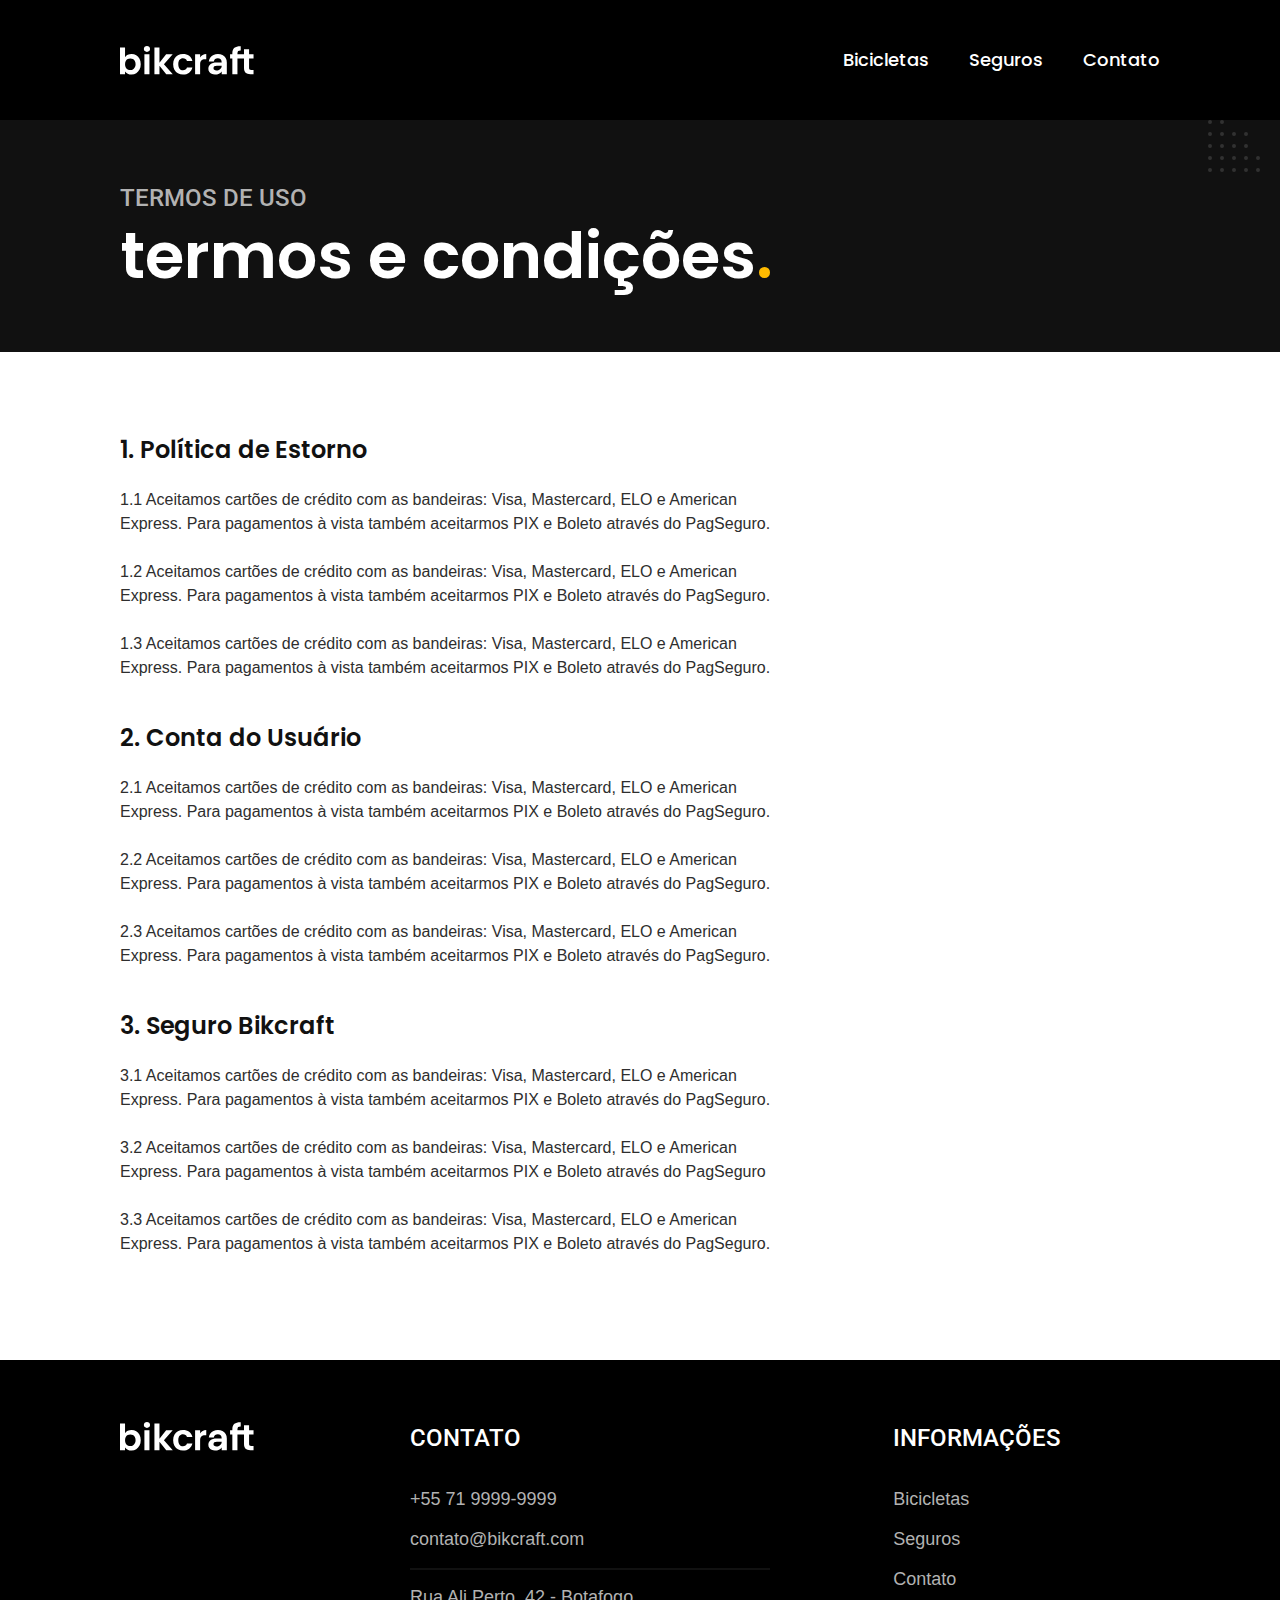
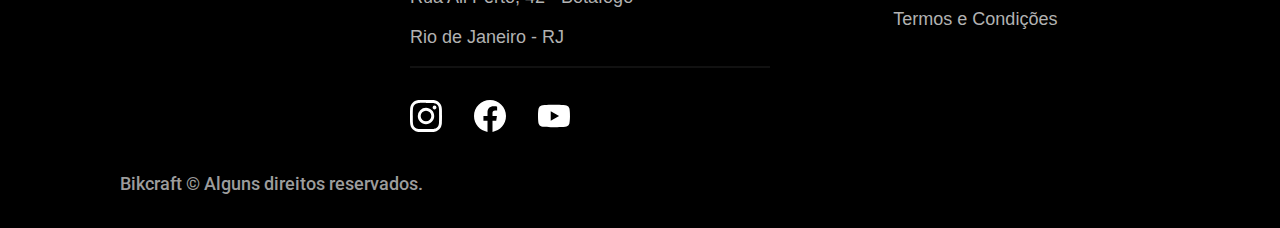
<file: termos.html>
<!DOCTYPE html>
<html lang="pt-br">

<head>
    <meta charset="UTF-8" />
    <meta name="viewport" content="width=device-width, initial-scale=1.0" />
    <meta name="description" content="Bicicletas elétricas de alta precisão e qualidade, feitas sob medida para o cliente. Explore o mundo na sua velocidade com a Bikcraft" />
    <link rel="preconnect" href="https://fonts.googleapis.com">
    <link rel="preconnect" href="https://fonts.gstatic.com" crossorigin>
    <link href="https://fonts.googleapis.com/css2?family=Merriweather:wght@400;900&family=Poppins:wght@400;500;600&family=Roboto:wght@400;500&display=swap" rel="stylesheet">
    <link rel="stylesheet" href="./css/style.css">
    <title>Termos e Condições | Bikcraft</title>
</head>

<body id="termos">
    <header class="header-bg">
        <div class="header container">
            <a href="./">
                <img src="./img/bikcraft.svg" alt="Bikcraft">
            </a>

            <nav aria-label="primaria">
                <ul class="header-menu cor-0">
                    <li><a class="font-1-m-b" href="./bicicletas.html">Bicicletas</a></li>
                    <li><a class="font-1-m-b" href="./seguros.html">Seguros</a></li>
                    <li><a class="font-1-m-b" href="./contato.html">Contato</a></li>
                </ul>
            </nav>
        </div>
    </header>

    <main>
        <div class="titulo-bg">
            <div class="titulo container">
                <p class="font-2-l-b cor-5">termos de uso</p>
                <h1 class="font-1-xxl cor-0">termos e condições<span class="cor-p1">.</span></h1>
            </div>
        </div>

        <div class="termos font-2-s cor-10 container">
            <h2 class="font-1-l cor-11">1. Política de Estorno</h2>

            <p>1.1 Aceitamos cartões de crédito com as bandeiras: Visa, Mastercard, ELO e American Express. Para pagamentos à vista também aceitarmos PIX e Boleto através do PagSeguro.</p>

            <p>1.2 Aceitamos cartões de crédito com as bandeiras: Visa, Mastercard, ELO e American Express. Para pagamentos à vista também aceitarmos PIX e Boleto através do PagSeguro.</p>

            <p>1.3 Aceitamos cartões de crédito com as bandeiras: Visa, Mastercard, ELO e American Express. Para pagamentos à vista também aceitarmos PIX e Boleto através do PagSeguro.</p>

            <h2 class="font-1-l cor-11">2. Conta do Usuário</h2>

            <p>2.1 Aceitamos cartões de crédito com as bandeiras: Visa, Mastercard, ELO e American Express. Para pagamentos à vista também aceitarmos PIX e Boleto através do PagSeguro.</p>

            <p>2.2 Aceitamos cartões de crédito com as bandeiras: Visa, Mastercard, ELO e American Express. Para pagamentos à vista também aceitarmos PIX e Boleto através do PagSeguro.</p>

            <p>2.3 Aceitamos cartões de crédito com as bandeiras: Visa, Mastercard, ELO e American Express. Para pagamentos à vista também aceitarmos PIX e Boleto através do PagSeguro.</p>

            <h2 class="font-1-l cor-11">3. Seguro Bikcraft</h2>

            <p>3.1 Aceitamos cartões de crédito com as bandeiras: Visa, Mastercard, ELO e American Express. Para pagamentos à vista também aceitarmos PIX e Boleto através do PagSeguro.</p>

            <p>3.2 Aceitamos cartões de crédito com as bandeiras: Visa, Mastercard, ELO e American Express. Para pagamentos à vista também aceitarmos PIX e Boleto através do PagSeguro</p>

            <p>3.3 Aceitamos cartões de crédito com as bandeiras: Visa, Mastercard, ELO e American Express. Para pagamentos à vista também aceitarmos PIX e Boleto através do PagSeguro.</p>
        </div>
    </main>

    <footer class="footer-bg">
        <div class="footer container">
            <img src="./img/bikcraft.svg" alt="Bikcraft">

            <div class="footer-contato">
                <h3 class="font-2-l-b cor-0">Contato</h3>
                <ul class="font-2-m cor-5">
                    <li><a href="tel:+557199999999">+55 71 9999-9999</a></li>
                    <li><a href="malito:contato@bikcraft.com">contato@bikcraft.com</a></li>
                    <li>Rua Ali Perto, 42 - Botafogo</li>
                    <li>Rio de Janeiro - RJ</li>
                </ul>
                <div class="footer-redes">
                    <a href="./">
                        <img src="./img/redes/instagram.svg" alt="Instagram">
                    </a>
                    <a href="./">
                        <img src="./img/redes/facebook.svg" alt="Facebook">
                    </a>
                    <a href="./">
                        <img src="./img/redes/youtube.svg" alt="Youtube">
                    </a>
                </div>
            </div>

            <div class="footer-informacoes">
                <h3 class="font-2-l-b cor-0">Informações</h3>

                <nav>
                    <ul class="font-2-m cor-5">
                        <li><a href="./bicicletas.html">Bicicletas</a></li>
                        <li><a href="./seguros.html">Seguros</a></li>
                        <li><a href="./contato.html">Contato</a></li>
                        <li><a href="./termos.html">Termos e Condições</a></li>
                    </ul>
                </nav>
            </div>
            <p class="footer-copy font-2-m cor-6">Bikcraft © Alguns direitos reservados.</p>
        </div>
    </footer>

    <script src="./js/script.js"></script>
</body>

</html>
</file>
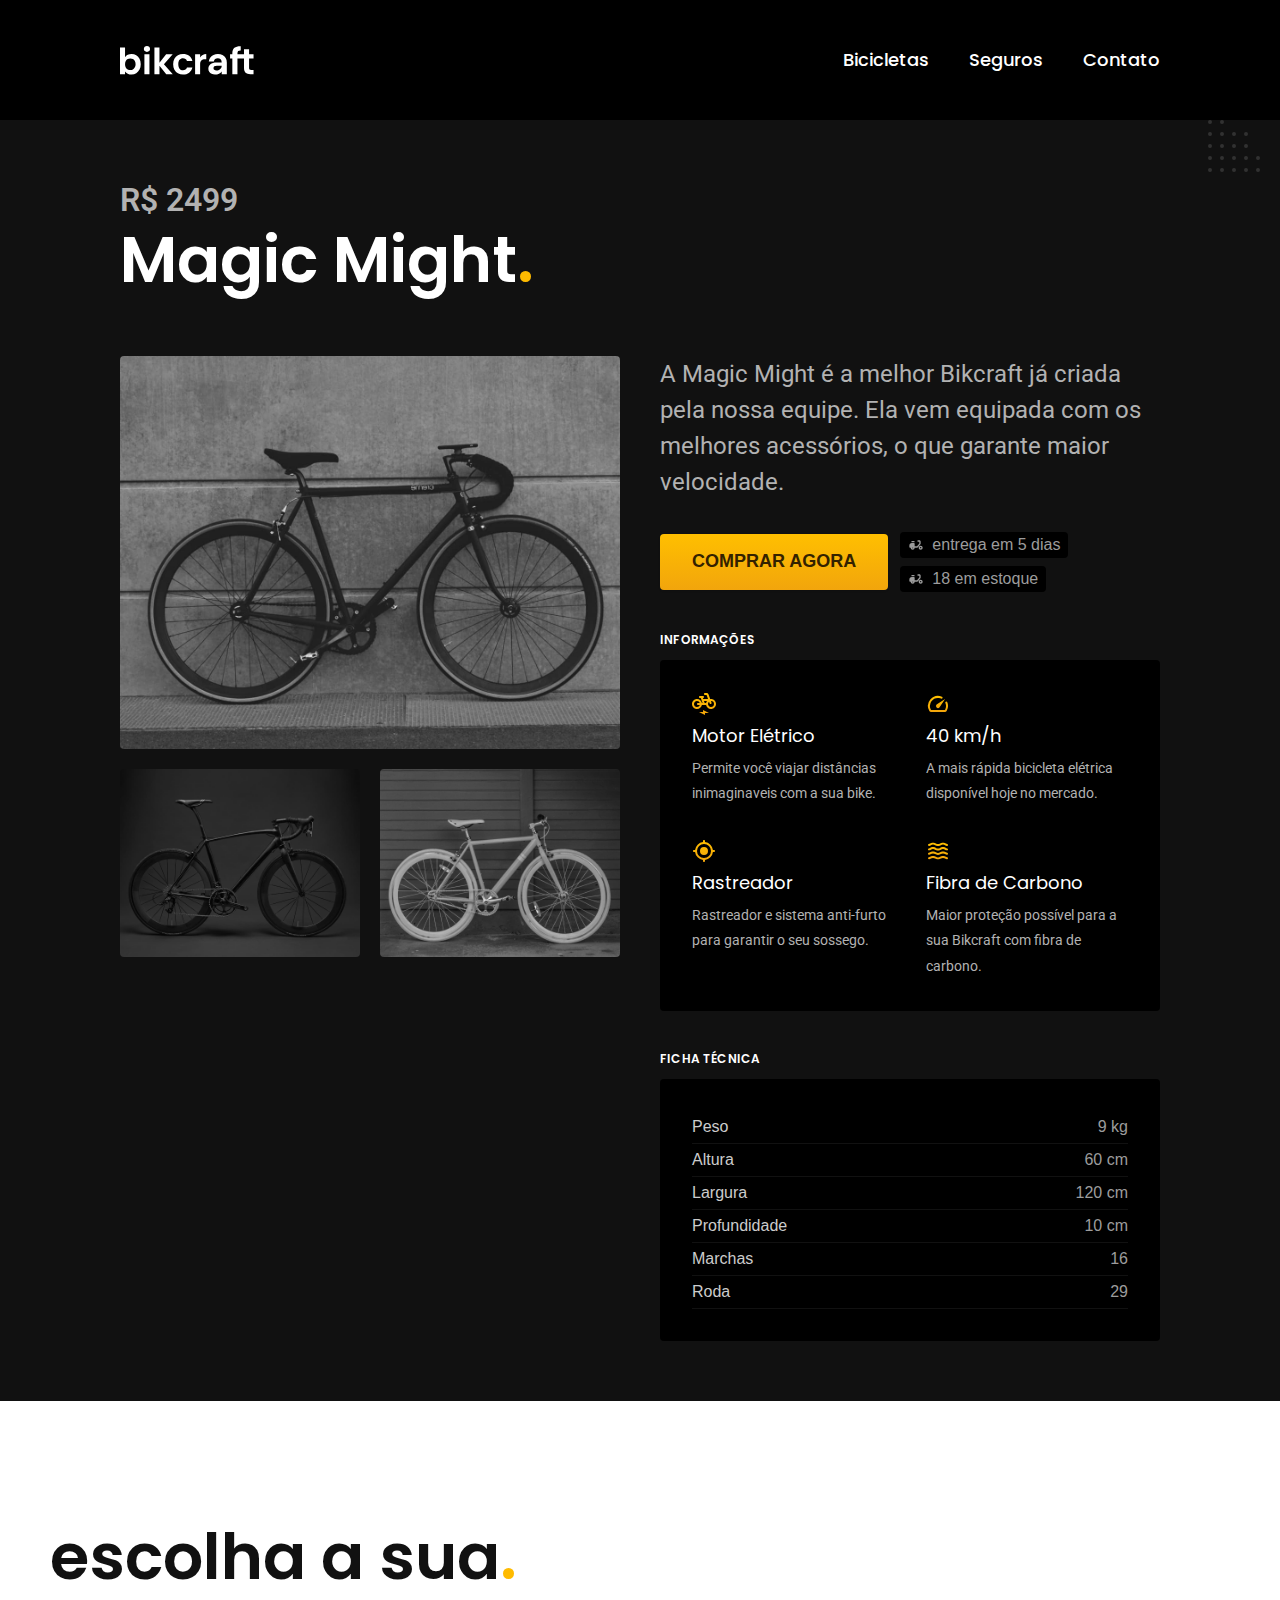
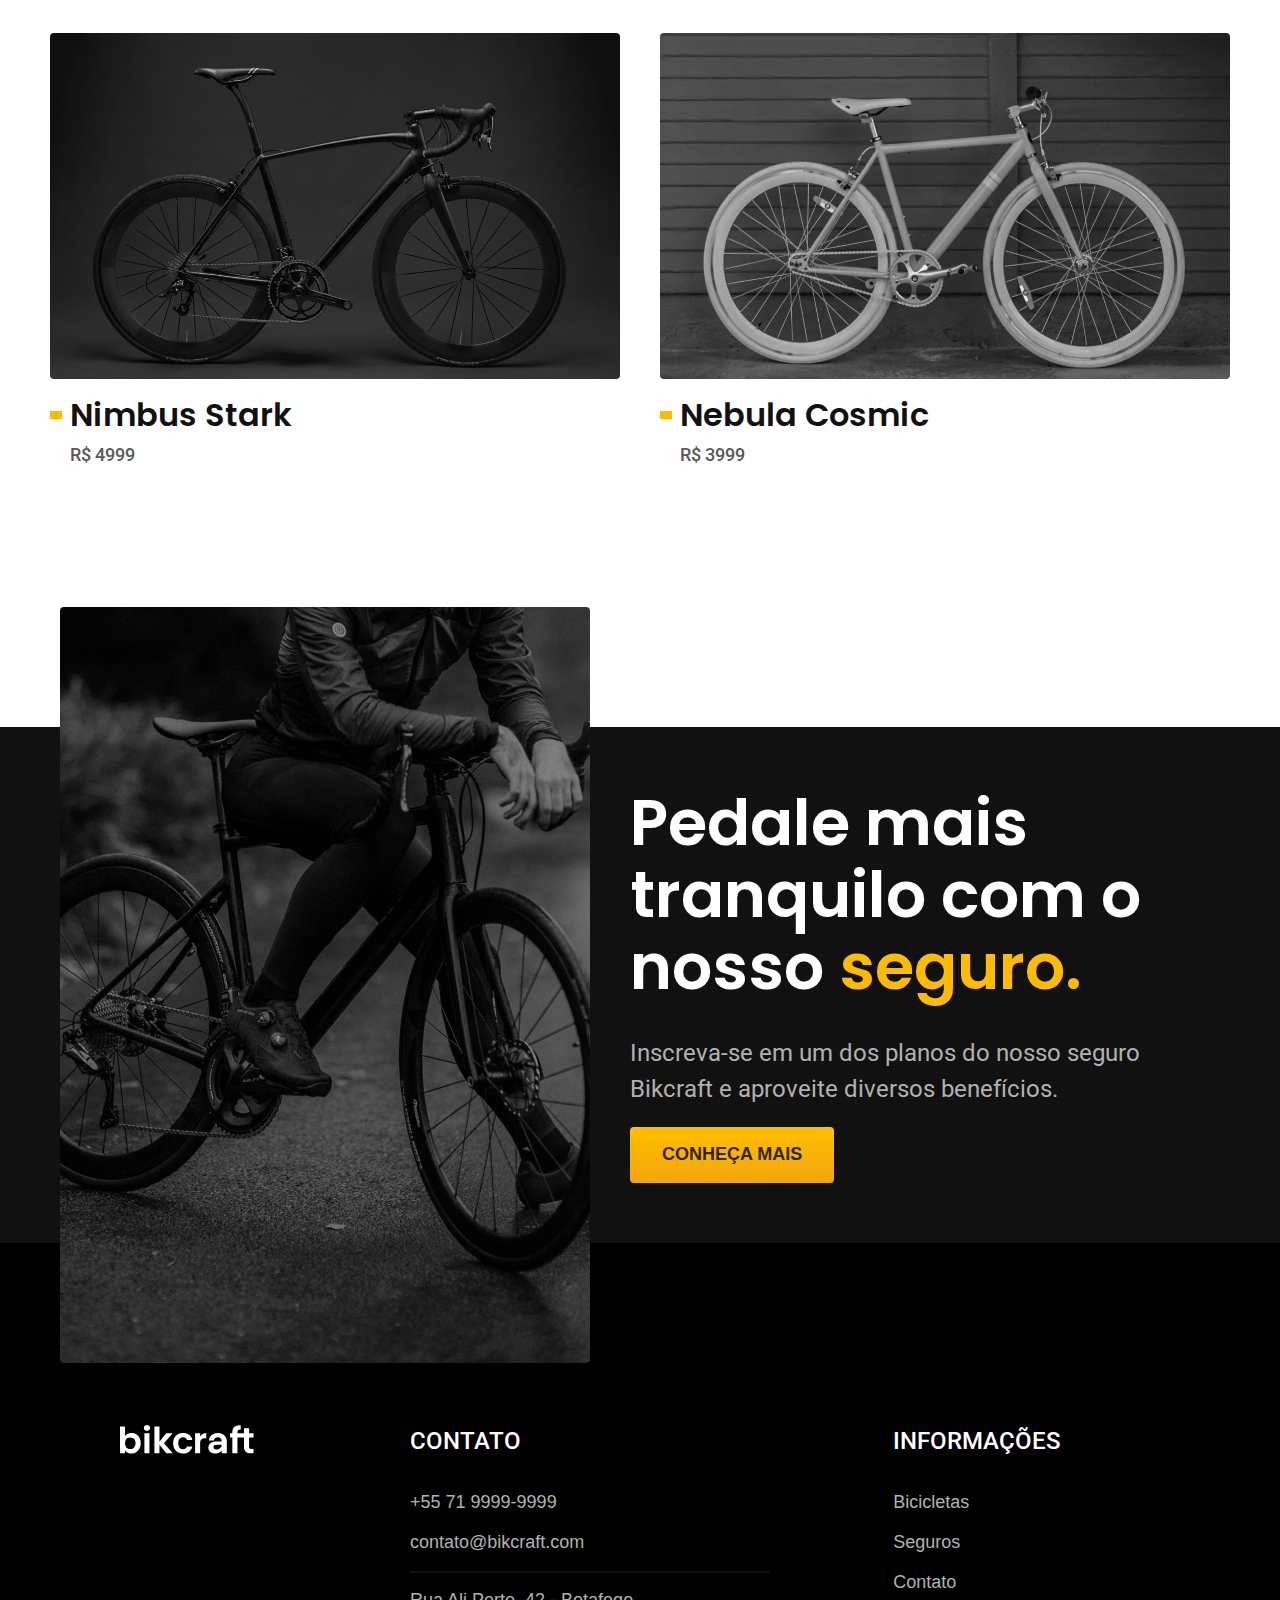
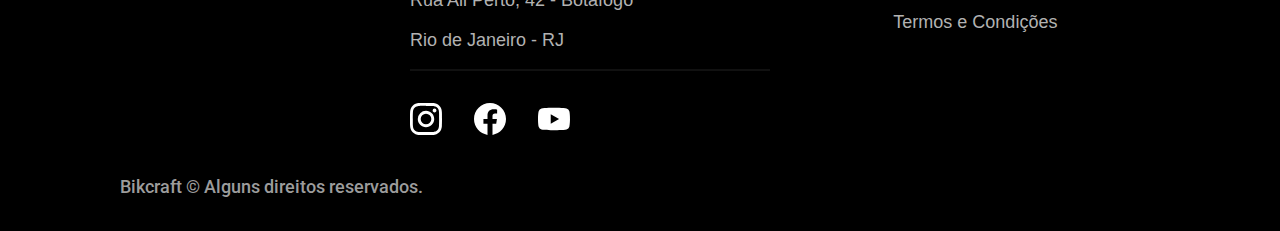
<file: bicicletas/magic.html>
<!DOCTYPE html>
<html lang="pt-br">

<head>
    <meta charset="UTF-8" />
    <meta name="viewport" content="width=device-width, initial-scale=1.0" />
    <meta name="description" content="Bicicletas elétricas de alta precisão e qualidade, feitas sob medida para o cliente. Explore o mundo na sua velocidade com a Bikcraft" />
    <link rel="preconnect" href="https://fonts.googleapis.com">
    <link rel="preconnect" href="https://fonts.gstatic.com" crossorigin>
    <link href="https://fonts.googleapis.com/css2?family=Merriweather:wght@400;900&family=Poppins:wght@400;500;600&family=Roboto:wght@400;500&display=swap" rel="stylesheet">
    <link rel="stylesheet" href="../css/style.css">
    <title>Magic | Bikcraft</title>
</head>

<body id="bicicleta">
    <header class="header-bg">
        <div class="header container">
            <a href="../">
                <img src="../img/bikcraft.svg" alt="Bikcraft">
            </a>

            <nav aria-label="primaria">
                <ul class="header-menu cor-0">
                    <li><a class="font-1-m-b" href="../bicicletas.html">Bicicletas</a></li>
                    <li><a class="font-1-m-b" href="../seguros.html">Seguros</a></li>
                    <li><a class="font-1-m-b" href="../contato.html">Contato</a></li>
                </ul>
            </nav>
        </div>
    </header>

    <main class="titulo-bg">
        <div>
            <div class="titulo container">
                <p class="font-2-xl cor-5">R$ 2499</p>
                <h1 class="font-1-xxl cor-0">Magic Might<span class="cor-p1">.</span></h1>
            </div>
        </div>

        <div class="bicicleta container">
            <div class="bicicleta-imagens">
                <img src="../img/bicicleta/nimbus2.jpg" alt="">
                <img src="../img/bicicleta/nimbus1.jpg" alt="">
                <img src="../img/bicicleta/nimbus3.jpg" alt="">
            </div>

            <div class="bicicleta-conteudo">
                <p class="font-2-l cor-5">A Magic Might é a melhor Bikcraft já criada pela nossa equipe. Ela vem equipada com os melhores acessórios, o que garante maior velocidade.</p>
                <div class="bicicleta-comprar">
                    <a class="botao" href="../orcamento.html?tipo=bikcraft&produto=magic">Comprar Agora</a>
                    <span><img src="../img/icones/entrega.svg">entrega em 5 dias</span>
                    <span><img src="../img/icones/entrega.svg">18 em estoque</span>
                </div>

                <h2 class="font-1-xs cor-0">Informações</h2>
                <ul class="bicicleta-informacoes">
                    <li>
                        <img src="../img/icones/eletrica.svg" alt="">
                        <h3 class="font-1-m cor-0">Motor Elétrico</h3>
                        <p class="font-2-xs cor-5">Permite você viajar distâncias inimaginaveis com a sua bike.</p>
                    </li>
                    <li>
                        <img src="../img/icones/velocidade.svg" alt="">
                        <h3 class="font-1-m cor-0">40 km/h</h3>
                        <p class="font-2-xs cor-5">A mais rápida bicicleta elétrica disponível hoje no mercado.</p>
                    </li>
                    <li>
                        <img src="../img/icones/rastreador.svg" alt="">
                        <h3 class="font-1-m cor-0">Rastreador</h3>
                        <p class="font-2-xs cor-5">Rastreador e sistema anti-furto para garantir o seu sossego.</p>
                    </li>
                    <li>
                        <img src="../img/icones/carbono.svg" alt="">
                        <h3 class="font-1-m cor-0">Fibra de Carbono</h3>
                        <p class="font-2-xs cor-5">Maior proteção possível para a sua Bikcraft com fibra de carbono.</p>
                    </li>
                </ul>
                <h2 class="font-1-xs cor-0">Ficha Técnica</h2>
                <ul class="bicicleta-ficha font-2-s cor-4">
                    <li>Peso<span>9 kg</span></li>
                    <li>Altura<span>60 cm</span></li>
                    <li>Largura<span>120 cm</span></li>
                    <li>Profundidade<span>10 cm</span></li>
                    <li>Marchas<span>16</span></li>
                    <li>Roda<span>29</span></li>
                </ul>
            </div>
        </div>
    </main>

    <article class="bicicletas-lista container cor-11">
        <h2 class="font-1-xxl">escolha a sua<span class="cor-p1">.</span></h2>

        <ul class="bicicletas-lista-item">
            <li>
                <a href="./nimbus.html">
                    <img src="../img/bicicletas/nimbus.jpg" alt="Bicicleta Nimbus Stark">

                    <div>
                        <h3 class="font-1-xl">Nimbus Stark</h3>
                        <span class="font-2-m cor-8">R$ 4999</span>
                    </div>
                </a>
            </li>

            <li>
                <a href="./nebula.html">
                    <img src="../img/bicicletas/nebula.jpg" alt="Bicicleta Nebula Cosmic">

                    <div>
                        <h3 class="font-1-xl">Nebula Cosmic</h3>
                        <span class="font-2-m cor-8">R$ 3999</span>
                    </div>
                </a>
            </li>
        </ul>
    </article>

    <article class="seguro-bg">
        <div class="seguro container">
            <div class="seguro-imagem">
                <img src="../img/fotos/seguros.jpg" alt="Pessoa parada em cima de uma bicicleta">
            </div>

            <div class="seguro-conteudo">
                <h2 class="font-1-xxl cor-0">Pedale mais tranquilo com o nosso <span class="cor-p1">seguro.</span></h2>
                <p class="font-2-l cor-5">Inscreva-se em um dos planos do nosso seguro Bikcraft e aproveite diversos benefícios.</p>
                <a class="botao" href="../seguros.html">CONHEÇA MAIS</a>
            </div>
        </div>
    </article>

    <footer class="footer-bg">
        <div class="footer container">
            <img src="../img/bikcraft.svg" alt="Bikcraft">

            <div class="footer-contato">
                <h3 class="font-2-l-b cor-0">Contato</h3>
                <ul class="font-2-m cor-5">
                    <li><a href="tel:+557199999999">+55 71 9999-9999</a></li>
                    <li><a href="malito:contato@bikcraft.com">contato@bikcraft.com</a></li>
                    <li>Rua Ali Perto, 42 - Botafogo</li>
                    <li>Rio de Janeiro - RJ</li>
                </ul>
                <div class="footer-redes">
                    <a href="../">
                        <img src="../img/redes/instagram.svg" alt="Instagram">
                    </a>
                    <a href="../">
                        <img src="../img/redes/facebook.svg" alt="Facebook">
                    </a>
                    <a href="../">
                        <img src="../img/redes/youtube.svg" alt="Youtube">
                    </a>
                </div>
            </div>

            <div class="footer-informacoes">
                <h3 class="font-2-l-b cor-0">Informações</h3>

                <nav>
                    <ul class="font-2-m cor-5">
                        <li><a href="../bicicletas.html">Bicicletas</a></li>
                        <li><a href="../seguros.html">Seguros</a></li>
                        <li><a href="../contato.html">Contato</a></li>
                        <li><a href="../termos.html">Termos e Condições</a></li>
                    </ul>
                </nav>
            </div>
            <p class="footer-copy font-2-m cor-6">Bikcraft © Alguns direitos reservados.</p>
        </div>
    </footer>

    <script src="../js/script.js"></script>
</body>

</html>
</file>
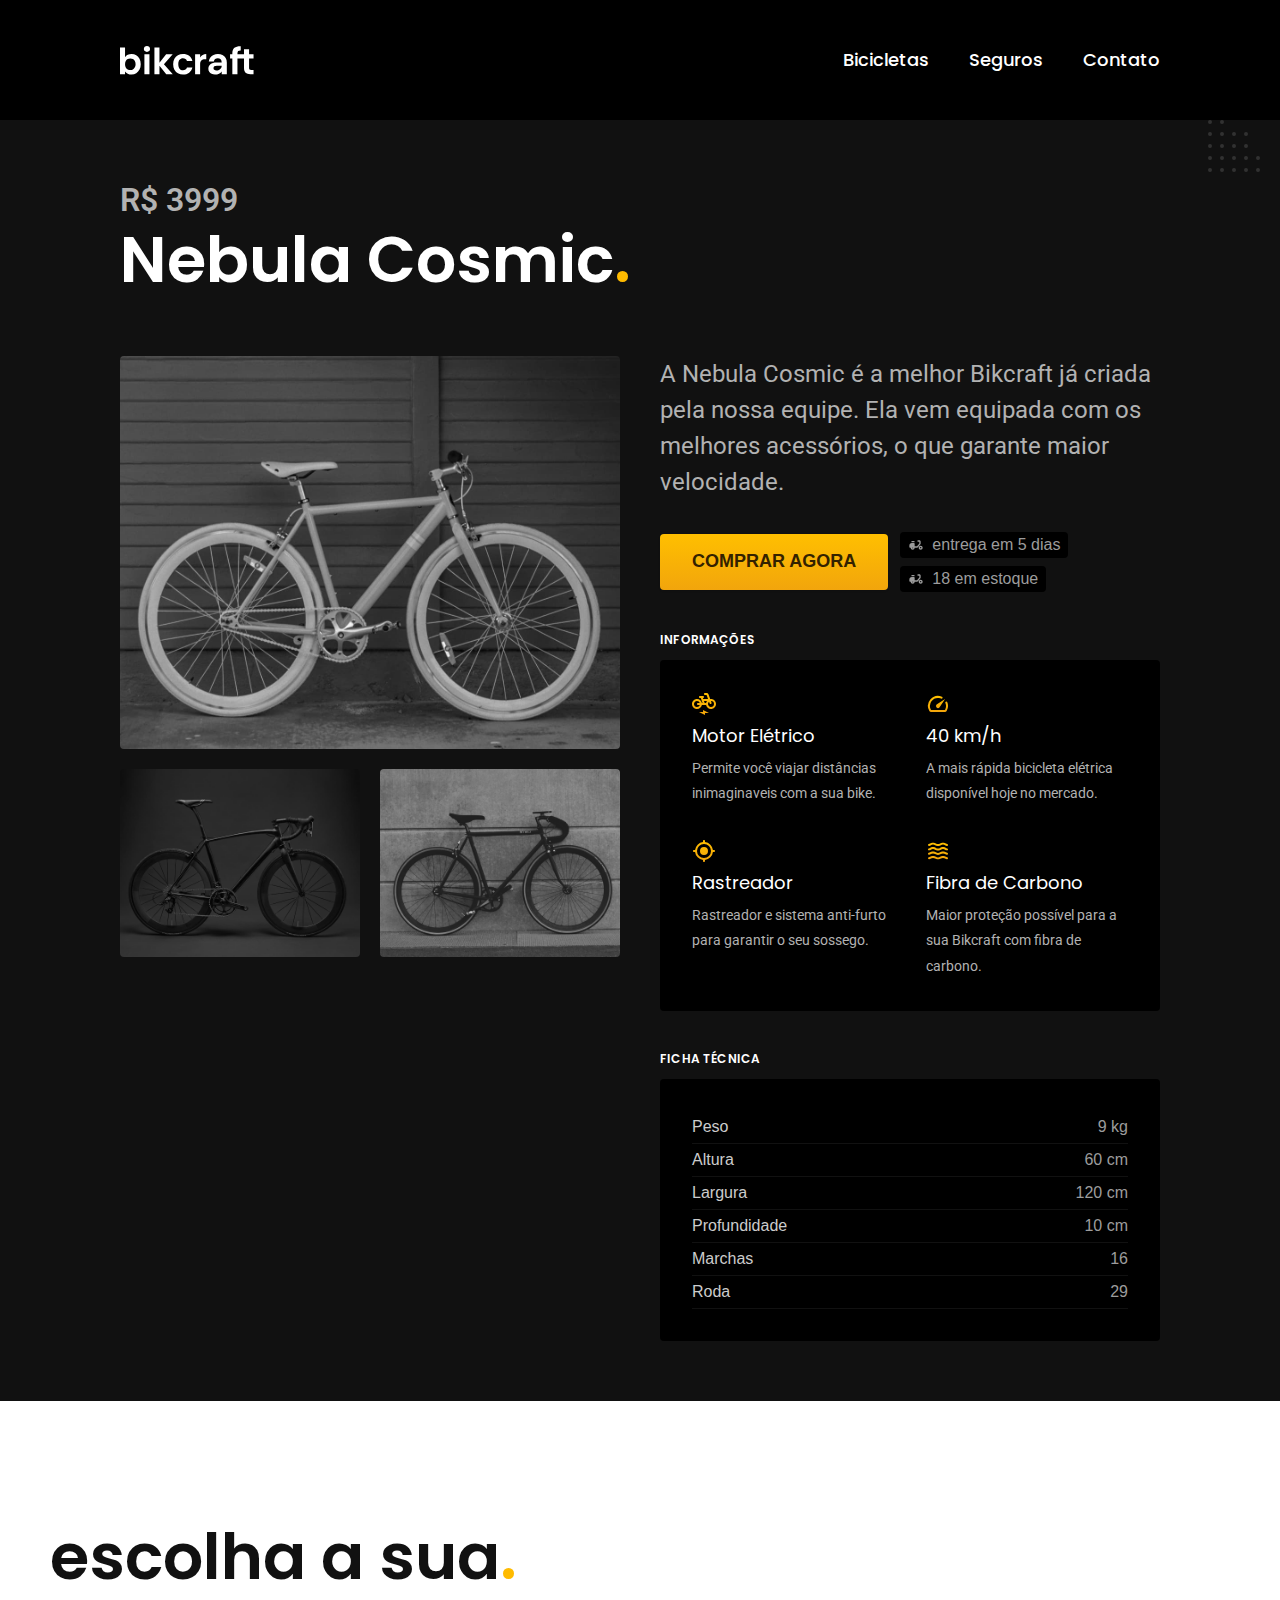
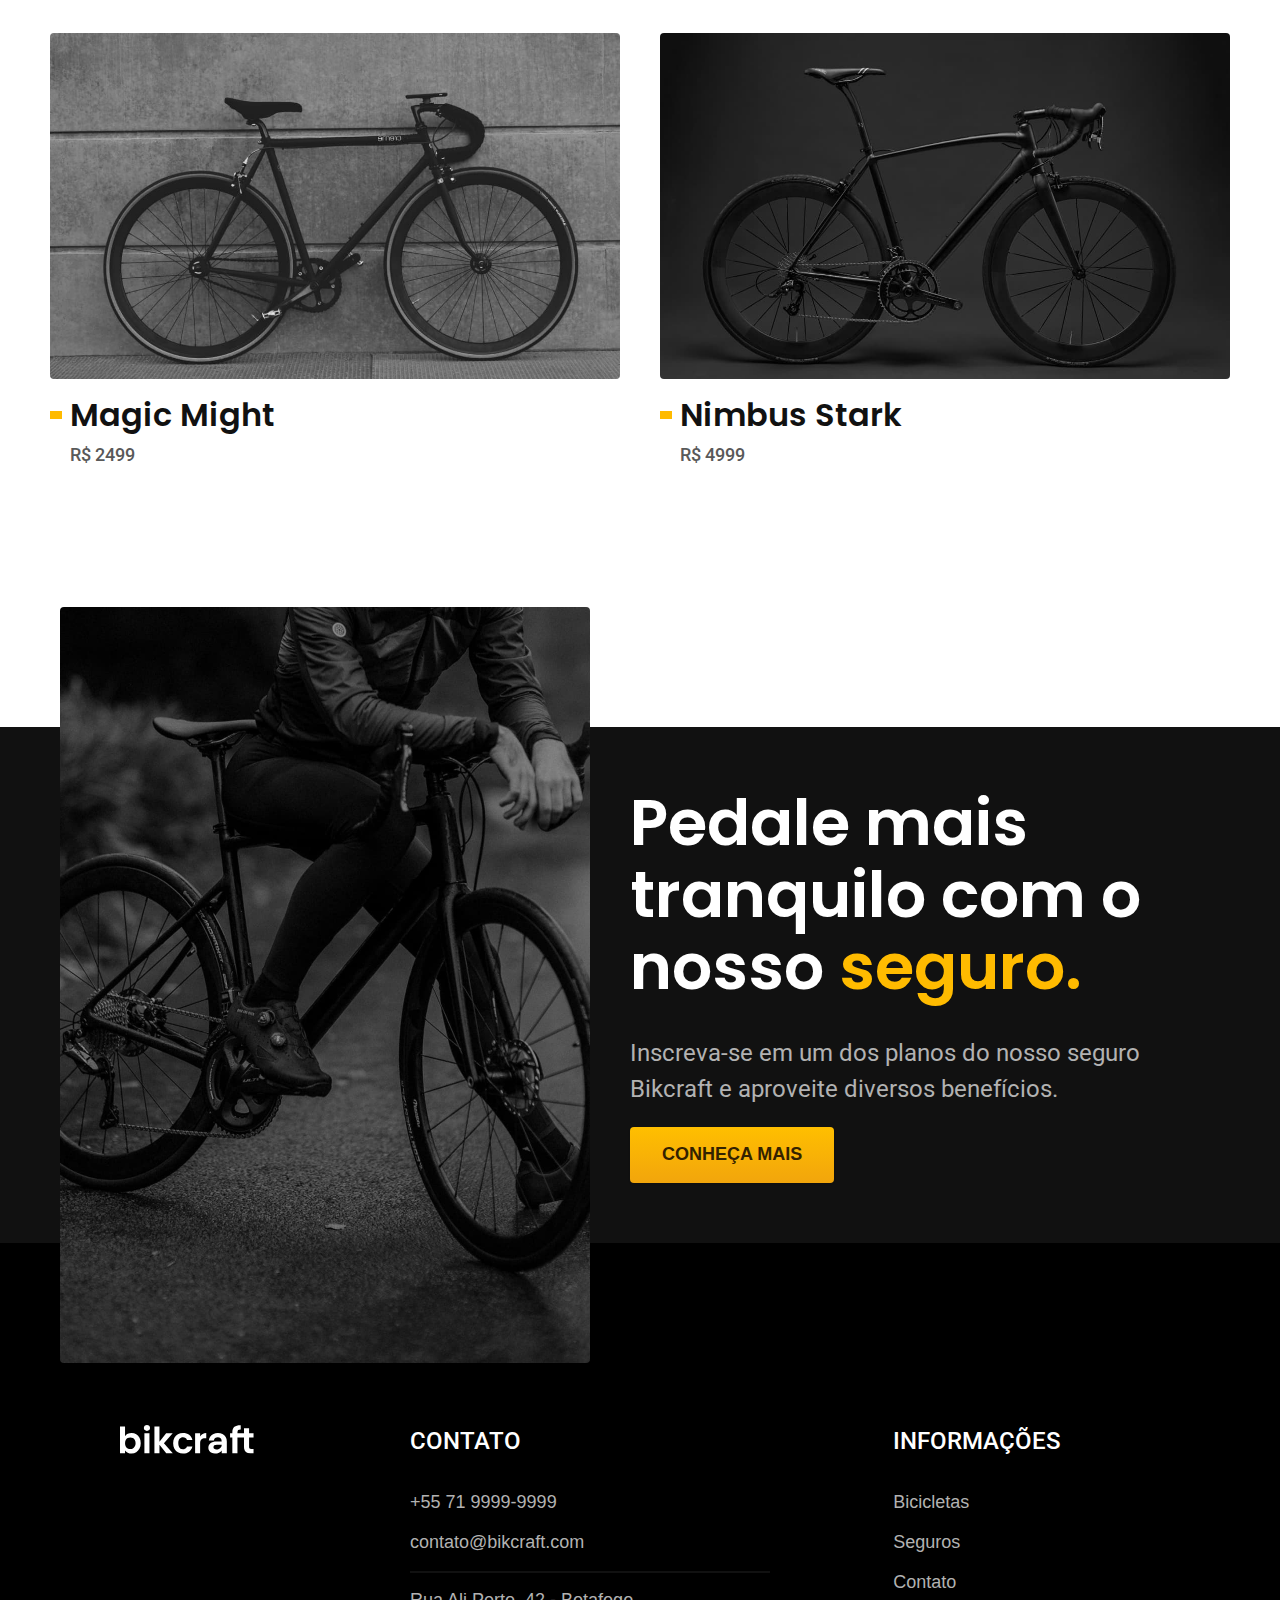
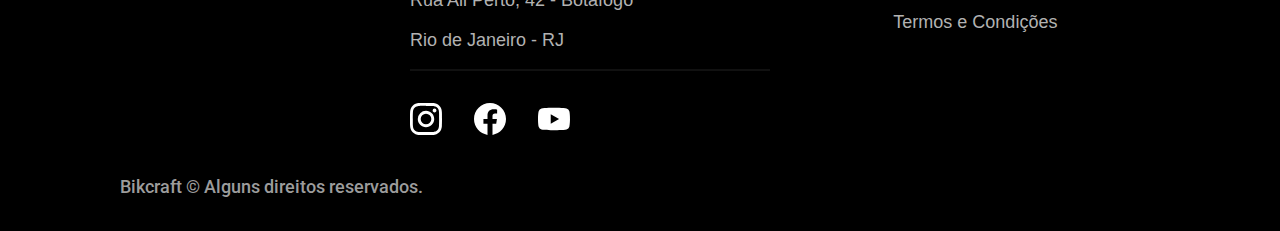
<file: bicicletas/nebula.html>
<!DOCTYPE html>
<html lang="pt-br">

<head>
    <meta charset="UTF-8" />
    <meta name="viewport" content="width=device-width, initial-scale=1.0" />
    <meta name="description" content="Bicicletas elétricas de alta precisão e qualidade, feitas sob medida para o cliente. Explore o mundo na sua velocidade com a Bikcraft" />
    <link rel="preconnect" href="https://fonts.googleapis.com">
    <link rel="preconnect" href="https://fonts.gstatic.com" crossorigin>
    <link href="https://fonts.googleapis.com/css2?family=Merriweather:wght@400;900&family=Poppins:wght@400;500;600&family=Roboto:wght@400;500&display=swap" rel="stylesheet">
    <link rel="stylesheet" href="../css/style.css">
    <title>Nebula | Bikcraft</title>
</head>

<body id="bicicleta">
    <header class="header-bg">
        <div class="header container">
            <a href="../">
                <img src="../img/bikcraft.svg" alt="Bikcraft">
            </a>

            <nav aria-label="primaria">
                <ul class="header-menu cor-0">
                    <li><a class="font-1-m-b" href="../bicicletas.html">Bicicletas</a></li>
                    <li><a class="font-1-m-b" href="../seguros.html">Seguros</a></li>
                    <li><a class="font-1-m-b" href="../contato.html">Contato</a></li>
                </ul>
            </nav>
        </div>
    </header>

    <main class="titulo-bg">
        <div>
            <div class="titulo container">
                <p class="font-2-xl cor-5">R$ 3999</p>
                <h1 class="font-1-xxl cor-0">Nebula Cosmic<span class="cor-p1">.</span></h1>
            </div>
        </div>

        <div class="bicicleta container">
            <div class="bicicleta-imagens">
                <img src="../img/bicicleta/nimbus3.jpg" alt="">
                <img src="../img/bicicleta/nimbus1.jpg" alt="">
                <img src="../img/bicicleta/nimbus2.jpg" alt="">
            </div>

            <div class="bicicleta-conteudo">
                <p class="font-2-l cor-5">A Nebula Cosmic é a melhor Bikcraft já criada pela nossa equipe. Ela vem equipada com os melhores acessórios, o que garante maior velocidade.</p>
                <div class="bicicleta-comprar">
                    <a class="botao" href="../orcamento.html?tipo=bikcraft&produto=nebula">Comprar Agora</a>
                    <span><img src="../img/icones/entrega.svg">entrega em 5 dias</span>
                    <span><img src="../img/icones/entrega.svg">18 em estoque</span>
                </div>

                <h2 class="font-1-xs cor-0">Informações</h2>
                <ul class="bicicleta-informacoes">
                    <li>
                        <img src="../img/icones/eletrica.svg" alt="">
                        <h3 class="font-1-m cor-0">Motor Elétrico</h3>
                        <p class="font-2-xs cor-5">Permite você viajar distâncias inimaginaveis com a sua bike.</p>
                    </li>
                    <li>
                        <img src="../img/icones/velocidade.svg" alt="">
                        <h3 class="font-1-m cor-0">40 km/h</h3>
                        <p class="font-2-xs cor-5">A mais rápida bicicleta elétrica disponível hoje no mercado.</p>
                    </li>
                    <li>
                        <img src="../img/icones/rastreador.svg" alt="">
                        <h3 class="font-1-m cor-0">Rastreador</h3>
                        <p class="font-2-xs cor-5">Rastreador e sistema anti-furto para garantir o seu sossego.</p>
                    </li>
                    <li>
                        <img src="../img/icones/carbono.svg" alt="">
                        <h3 class="font-1-m cor-0">Fibra de Carbono</h3>
                        <p class="font-2-xs cor-5">Maior proteção possível para a sua Bikcraft com fibra de carbono.</p>
                    </li>
                </ul>
                <h2 class="font-1-xs cor-0">Ficha Técnica</h2>
                <ul class="bicicleta-ficha font-2-s cor-4">
                    <li>Peso<span>9 kg</span></li>
                    <li>Altura<span>60 cm</span></li>
                    <li>Largura<span>120 cm</span></li>
                    <li>Profundidade<span>10 cm</span></li>
                    <li>Marchas<span>16</span></li>
                    <li>Roda<span>29</span></li>
                </ul>
            </div>
        </div>
    </main>

    <article class="bicicletas-lista container cor-11">
        <h2 class="font-1-xxl">escolha a sua<span class="cor-p1">.</span></h2>

        <ul class="bicicletas-lista-item">
            <li>
                <a href="./magic.html">
                    <img src="../img/bicicletas/magic.jpg" alt="Bicicleta Magic Might">

                    <div>
                        <h3 class="font-1-xl">Magic Might</h3>
                        <span class="font-2-m cor-8">R$ 2499</span>
                    </div>
                </a>
            </li>

            <li>
                <a href="./nimbus.html">
                    <img src="../img/bicicletas/nimbus.jpg" alt="Bicicleta Nimbus Stark">

                    <div>
                        <h3 class="font-1-xl">Nimbus Stark</h3>
                        <span class="font-2-m cor-8">R$ 4999</span>
                    </div>
                </a>
            </li>
        </ul>
    </article>

    <article class="seguro-bg">
        <div class="seguro container">
            <div class="seguro-imagem">
                <img src="../img/fotos/seguros.jpg" alt="Pessoa parada em cima de uma bicicleta">
            </div>

            <div class="seguro-conteudo">
                <h2 class="font-1-xxl cor-0">Pedale mais tranquilo com o nosso <span class="cor-p1">seguro.</span></h2>
                <p class="font-2-l cor-5">Inscreva-se em um dos planos do nosso seguro Bikcraft e aproveite diversos benefícios.</p>
                <a class="botao" href="../seguros.html">CONHEÇA MAIS</a>
            </div>
        </div>
    </article>

    <footer class="footer-bg">
        <div class="footer container">
            <img src="../img/bikcraft.svg" alt="Bikcraft">

            <div class="footer-contato">
                <h3 class="font-2-l-b cor-0">Contato</h3>
                <ul class="font-2-m cor-5">
                    <li><a href="tel:+557199999999">+55 71 9999-9999</a></li>
                    <li><a href="malito:contato@bikcraft.com">contato@bikcraft.com</a></li>
                    <li>Rua Ali Perto, 42 - Botafogo</li>
                    <li>Rio de Janeiro - RJ</li>
                </ul>
                <div class="footer-redes">
                    <a href="../">
                        <img src="../img/redes/instagram.svg" alt="Instagram">
                    </a>
                    <a href="../">
                        <img src="../img/redes/facebook.svg" alt="Facebook">
                    </a>
                    <a href="../">
                        <img src="../img/redes/youtube.svg" alt="Youtube">
                    </a>
                </div>
            </div>

            <div class="footer-informacoes">
                <h3 class="font-2-l-b cor-0">Informações</h3>

                <nav>
                    <ul class="font-2-m cor-5">
                        <li><a href="../bicicletas.html">Bicicletas</a></li>
                        <li><a href="../seguros.html">Seguros</a></li>
                        <li><a href="../contato.html">Contato</a></li>
                        <li><a href="../termos.html">Termos e Condições</a></li>
                    </ul>
                </nav>
            </div>
            <p class="footer-copy font-2-m cor-6">Bikcraft © Alguns direitos reservados.</p>
        </div>
    </footer>

    <script src="../js/script.js"></script>
</body>

</html>
</file>
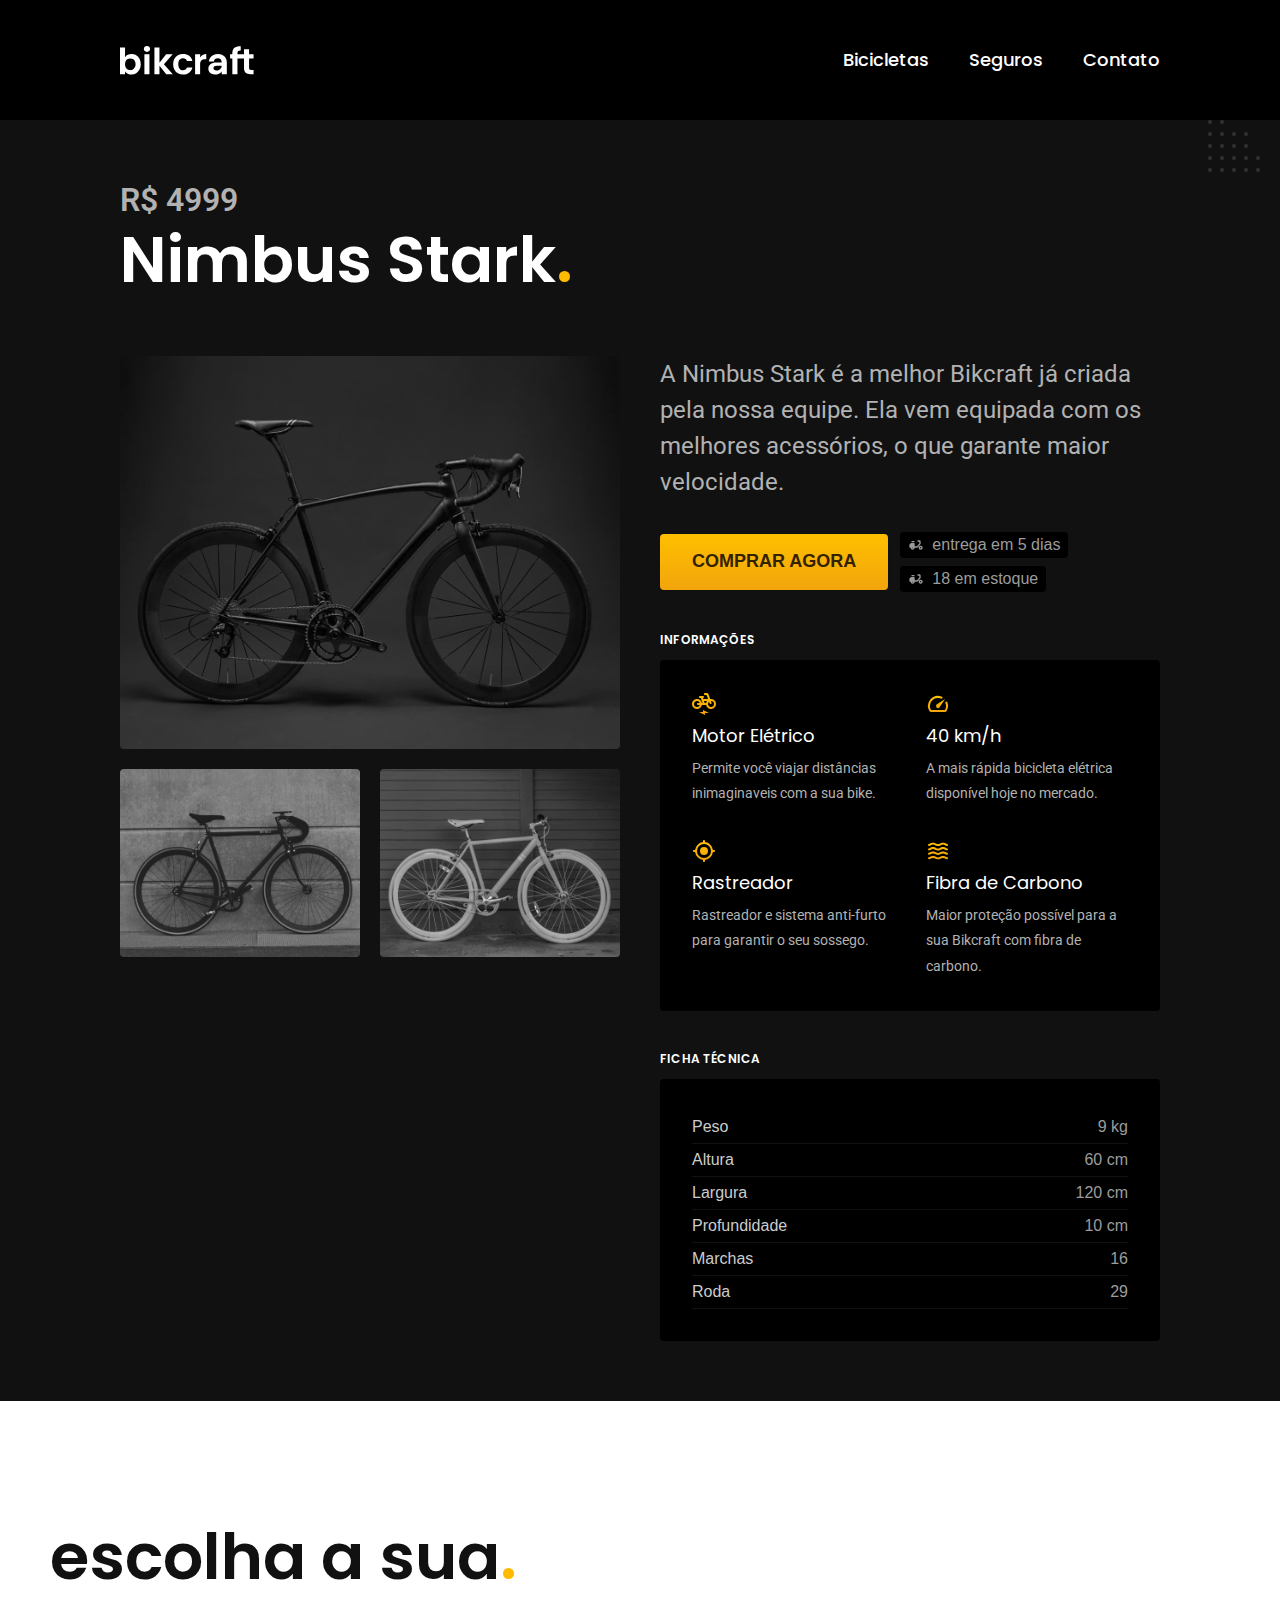
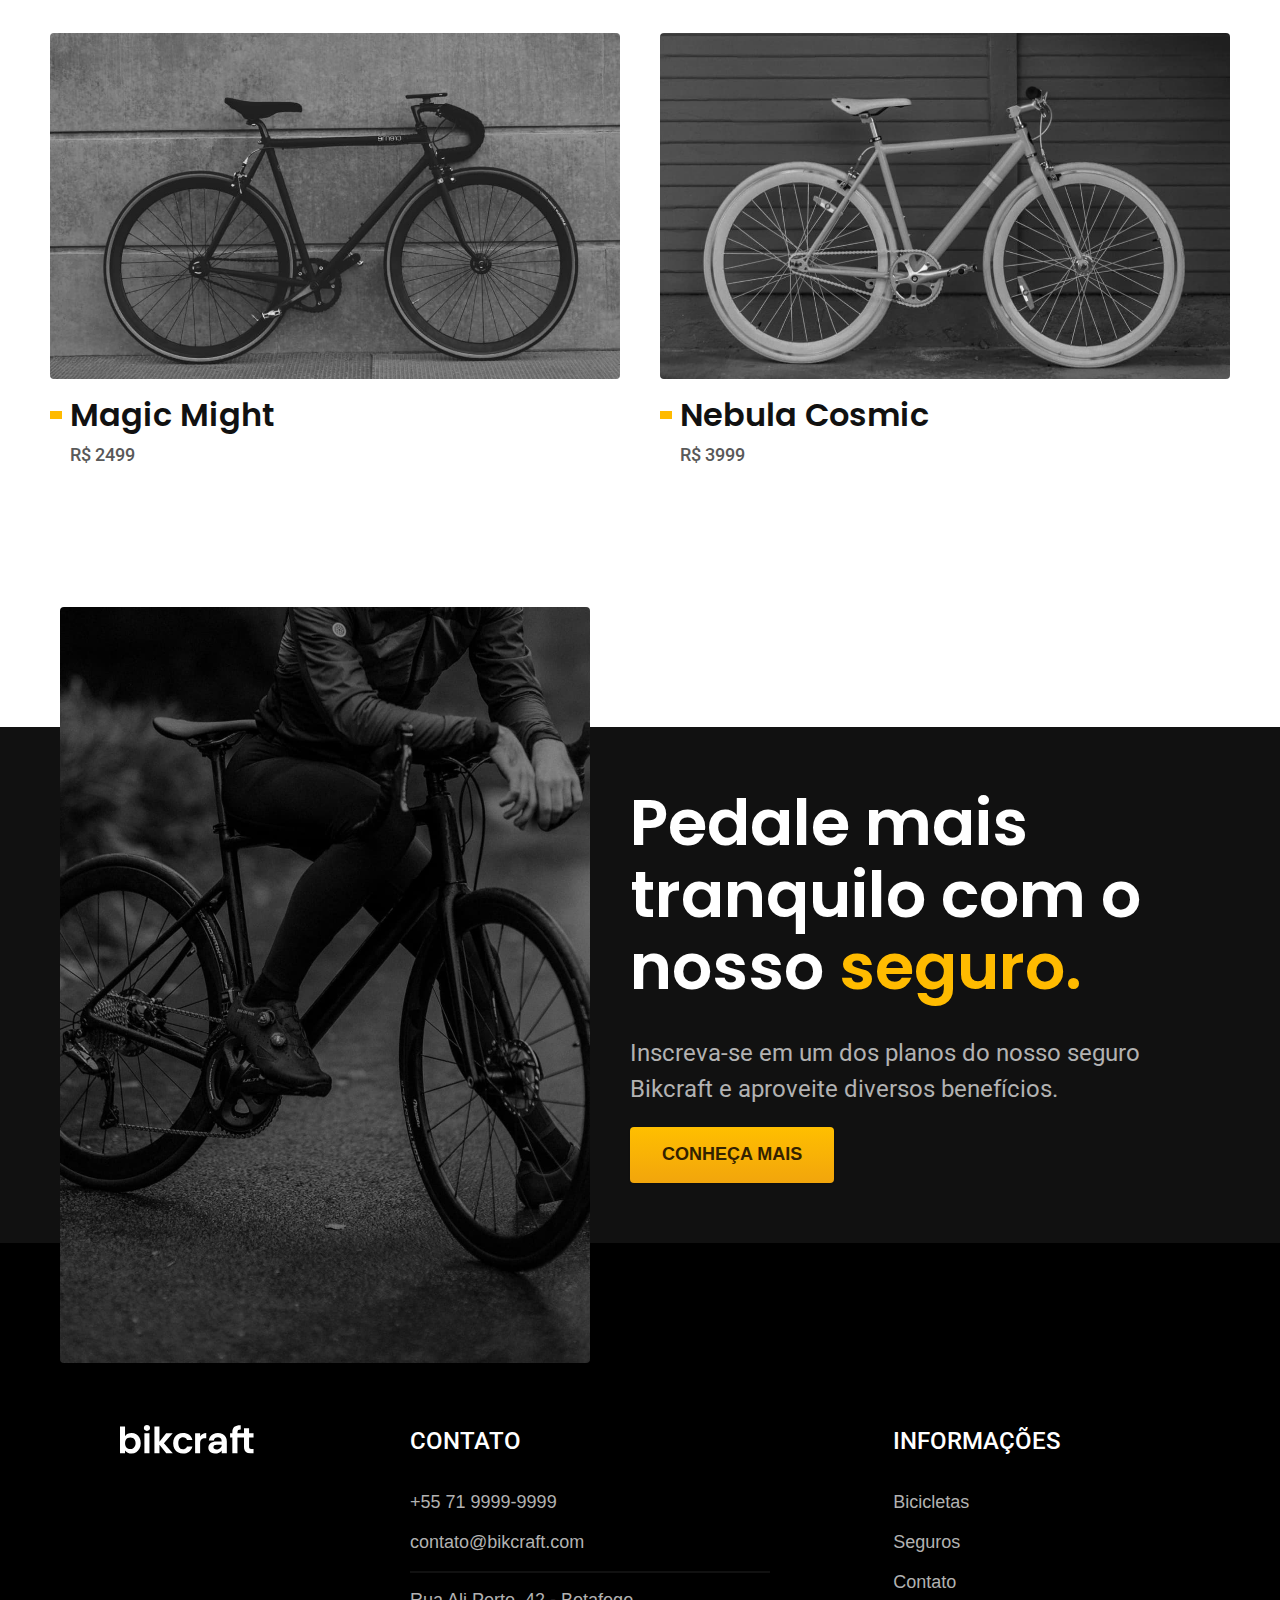
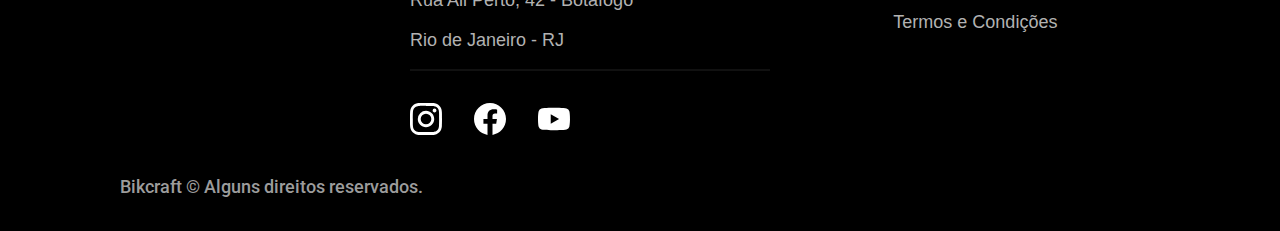
<file: bicicletas/nimbus.html>
<!DOCTYPE html>
<html lang="pt-br">

<head>
    <meta charset="UTF-8" />
    <meta name="viewport" content="width=device-width, initial-scale=1.0" />
    <meta name="description" content="Bicicletas elétricas de alta precisão e qualidade, feitas sob medida para o cliente. Explore o mundo na sua velocidade com a Bikcraft" />
    <link rel="preconnect" href="https://fonts.googleapis.com">
    <link rel="preconnect" href="https://fonts.gstatic.com" crossorigin>
    <link href="https://fonts.googleapis.com/css2?family=Merriweather:wght@400;900&family=Poppins:wght@400;500;600&family=Roboto:wght@400;500&display=swap" rel="stylesheet">
    <link rel="stylesheet" href="../css/style.css">
    <title>Nimbus | Bikcraft</title>
</head>

<body id="bicicleta">
    <header class="header-bg">
        <div class="header container">
            <a href="../">
                <img src="../img/bikcraft.svg" alt="Bikcraft">
            </a>

            <nav aria-label="primaria">
                <ul class="header-menu cor-0">
                    <li><a class="font-1-m-b" href="../bicicletas.html">Bicicletas</a></li>
                    <li><a class="font-1-m-b" href="../seguros.html">Seguros</a></li>
                    <li><a class="font-1-m-b" href="../contato.html">Contato</a></li>
                </ul>
            </nav>
        </div>
    </header>

    <main class="titulo-bg">
        <div>
            <div class="titulo container">
                <p class="font-2-xl cor-5">R$ 4999</p>
                <h1 class="font-1-xxl cor-0">Nimbus Stark<span class="cor-p1">.</span></h1>
            </div>
        </div>

        <div class="bicicleta container">
            <div class="bicicleta-imagens">
                <img src="../img/bicicleta/nimbus1.jpg" alt="">
                <img src="../img/bicicleta/nimbus2.jpg" alt="">
                <img src="../img/bicicleta/nimbus3.jpg" alt="">
            </div>

            <div class="bicicleta-conteudo">
                <p class="font-2-l cor-5">A Nimbus Stark é a melhor Bikcraft já criada pela nossa equipe. Ela vem equipada com os melhores acessórios, o que garante maior velocidade.</p>
                <div class="bicicleta-comprar">
                    <a class="botao" href="../orcamento.html?tipo=bikcraft&produto=nimbus">Comprar Agora</a>
                    <span><img src="../img/icones/entrega.svg">entrega em 5 dias</span>
                    <span><img src="../img/icones/entrega.svg">18 em estoque</span>
                </div>

                <h2 class="font-1-xs cor-0">Informações</h2>
                <ul class="bicicleta-informacoes">
                    <li>
                        <img src="../img/icones/eletrica.svg" alt="">
                        <h3 class="font-1-m cor-0">Motor Elétrico</h3>
                        <p class="font-2-xs cor-5">Permite você viajar distâncias inimaginaveis com a sua bike.</p>
                    </li>
                    <li>
                        <img src="../img/icones/velocidade.svg" alt="">
                        <h3 class="font-1-m cor-0">40 km/h</h3>
                        <p class="font-2-xs cor-5">A mais rápida bicicleta elétrica disponível hoje no mercado.</p>
                    </li>
                    <li>
                        <img src="../img/icones/rastreador.svg" alt="">
                        <h3 class="font-1-m cor-0">Rastreador</h3>
                        <p class="font-2-xs cor-5">Rastreador e sistema anti-furto para garantir o seu sossego.</p>
                    </li>
                    <li>
                        <img src="../img/icones/carbono.svg" alt="">
                        <h3 class="font-1-m cor-0">Fibra de Carbono</h3>
                        <p class="font-2-xs cor-5">Maior proteção possível para a sua Bikcraft com fibra de carbono.</p>
                    </li>
                </ul>
                <h2 class="font-1-xs cor-0">Ficha Técnica</h2>
                <ul class="bicicleta-ficha font-2-s cor-4">
                    <li>Peso<span>9 kg</span></li>
                    <li>Altura<span>60 cm</span></li>
                    <li>Largura<span>120 cm</span></li>
                    <li>Profundidade<span>10 cm</span></li>
                    <li>Marchas<span>16</span></li>
                    <li>Roda<span>29</span></li>
                </ul>
            </div>
        </div>
    </main>

    <article class="bicicletas-lista container cor-11">
        <h2 class="font-1-xxl">escolha a sua<span class="cor-p1">.</span></h2>

        <ul class="bicicletas-lista-item">
            <li>
                <a href="./magic.html">
                    <img src="../img/bicicletas/magic.jpg" alt="Bicicleta Magic Might">

                    <div>
                        <h3 class="font-1-xl">Magic Might</h3>
                        <span class="font-2-m cor-8">R$ 2499</span>
                    </div>
                </a>
            </li>

            <li>
                <a href="./nebula.html">
                    <img src="../img/bicicletas/nebula.jpg" alt="Bicicleta Nebula Cosmic">

                    <div>
                        <h3 class="font-1-xl">Nebula Cosmic</h3>
                        <span class="font-2-m cor-8">R$ 3999</span>
                    </div>
                </a>
            </li>
        </ul>
    </article>

    <article class="seguro-bg">
        <div class="seguro container">
            <div class="seguro-imagem">
                <img src="../img/fotos/seguros.jpg" alt="Pessoa parada em cima de uma bicicleta">
            </div>

            <div class="seguro-conteudo">
                <h2 class="font-1-xxl cor-0">Pedale mais tranquilo com o nosso <span class="cor-p1">seguro.</span></h2>
                <p class="font-2-l cor-5">Inscreva-se em um dos planos do nosso seguro Bikcraft e aproveite diversos benefícios.</p>
                <a class="botao" href="../seguros.html">CONHEÇA MAIS</a>
            </div>
        </div>
    </article>

    <footer class="footer-bg">
        <div class="footer container">
            <img src="../img/bikcraft.svg" alt="Bikcraft">

            <div class="footer-contato">
                <h3 class="font-2-l-b cor-0">Contato</h3>
                <ul class="font-2-m cor-5">
                    <li><a href="tel:+557199999999">+55 71 9999-9999</a></li>
                    <li><a href="malito:contato@bikcraft.com">contato@bikcraft.com</a></li>
                    <li>Rua Ali Perto, 42 - Botafogo</li>
                    <li>Rio de Janeiro - RJ</li>
                </ul>
                <div class="footer-redes">
                    <a href="../">
                        <img src="../img/redes/instagram.svg" alt="Instagram">
                    </a>
                    <a href="../">
                        <img src="../img/redes/facebook.svg" alt="Facebook">
                    </a>
                    <a href="../">
                        <img src="../img/redes/youtube.svg" alt="Youtube">
                    </a>
                </div>
            </div>

            <div class="footer-informacoes">
                <h3 class="font-2-l-b cor-0">Informações</h3>

                <nav>
                    <ul class="font-2-m cor-5">
                        <li><a href="../bicicletas.html">Bicicletas</a></li>
                        <li><a href="../seguros.html">Seguros</a></li>
                        <li><a href="../contato.html">Contato</a></li>
                        <li><a href="../termos.html">Termos e Condições</a></li>
                    </ul>
                </nav>
            </div>
            <p class="footer-copy font-2-m cor-6">Bikcraft © Alguns direitos reservados.</p>
        </div>
    </footer>

    <script src="../js/script.js"></script>
</body>

</html>
</file>
<file: css/style.css>
@import "./global/global.css";
@import "./utilidades/cores.css";
@import "./utilidades/tipografia.css";
@import "./utilidades/componentes.css";
@import "./global/header.css";
@import "./home/hero.css";
@import "./bicicletas/bicicletas-lista.css";
@import "./bicicletas/bicicletas.css";
@import "./bicicleta/bicicleta.css";
@import "./bicicleta/seguro.css";
@import "./home/tecnologia.css";
@import "./home/parceiros.css";
@import "./home/depoimento.css";
@import "./seguros/seguros.css";
@import "./seguros/vantagens.css";
@import "./seguros/perguntas.css";
@import "./termos/termos.css";
@import "./global/footer.css";
@import "./utilidades/formulario.css";
@import "./contato/contato.css";
@import "./contato/lojas.css";
@import "./orcamento/orcamento.css";

@import "./global/responsividade.css";
</file>
